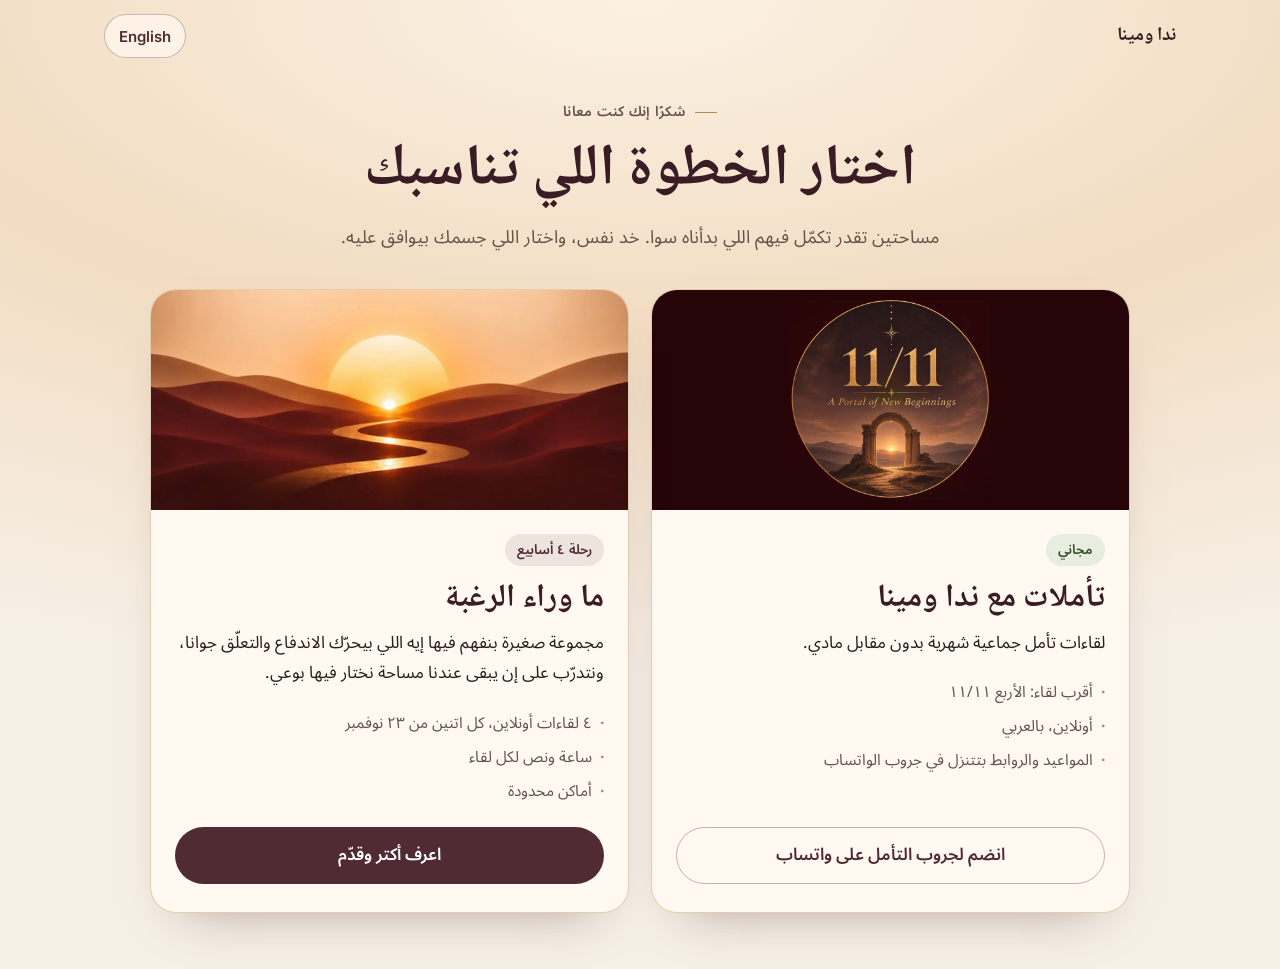
<file: index.html>
<!doctype html>
<html lang="ar-EG" dir="rtl" class="no-js offer-active" data-title-ar="ندا ومينا | اختار طريقك" data-title-en="Nada &amp; Mina | Choose your path">
<head>
<meta charset="utf-8">
<meta name="viewport" content="width=device-width, initial-scale=1, viewport-fit=cover">
<title>ندا ومينا | اختار طريقك</title>
<meta name="description" content="تأملات مع ندا ومينا، ورحلة ما وراء الرغبة على مدار ٤ أسابيع.">
<meta name="theme-color" content="#512B33">
<meta property="og:type" content="website">
<meta property="og:title" content="ما وراء الرغبة | Beyond the Urge">
<meta property="og:description" content="تأملات مع ندا ومينا، ورحلة ما وراء الرغبة على مدار ٤ أسابيع.">
<meta property="og:image" content="https://mina-nada.github.io/beyond-the-urge/assets/share.jpg">
<meta name="twitter:card" content="summary_large_image">
<link rel="icon" href="assets/favicon.svg" type="image/svg+xml">
<link rel="preconnect" href="https://fonts.googleapis.com">
<link rel="preconnect" href="https://fonts.gstatic.com" crossorigin>
<link href="https://fonts.googleapis.com/css2?family=Noto+Naskh+Arabic:wght@500;700&family=Noto+Sans+Arabic:wght@400;500;600&family=Cormorant+Garamond:ital,wght@0,500;0,600;1,500&family=Inter:wght@400;500;600&display=swap" rel="stylesheet">
<link rel="stylesheet" href="assets/style.css">
<script src="assets/site.js" defer></script>
</head>
<body>
<header class="site-header">
  <div class="wrap">
    <span class="brand"><span class="l-ar">ندا ومينا</span><span class="l-en">Nada &amp; Mina</span></span>
    <div class="header-actions">
      <button class="lang-toggle" type="button"><span class="l-ar">English</span><span class="l-en ar-label">عربي</span></button>
    </div>
  </div>
</header>

<main class="cover" id="main">
  <div class="wrap">
    <div class="cover-head">
      <span class="eyebrow"><span class="l-ar">شكرًا إنك كنت معانا</span><span class="l-en">Thank you for being with us</span></span>
      <h1><span class="l-ar">اختار الخطوة اللي تناسبك</span><span class="l-en">Choose the step that feels right</span></h1>
      <p><span class="l-ar">مساحتين تقدر تكمّل فيهم اللي بدأناه سوا. خد نفس، واختار اللي جسمك بيوافق عليه.</span><span class="l-en">Two ways to continue what we began together. Take a breath, and choose the one your body agrees with.</span></p>
    </div>

    <div class="paths">
      <!-- FREE: meditation group -->
      <article class="path-card" aria-labelledby="p-med">
        <div class="art med" aria-hidden="true">
          <picture><source srcset="assets/meditation.webp" type="image/webp"><img src="assets/meditation.jpg" alt="" width="640" height="640" loading="lazy"></picture>
        </div>
        <div class="body">
          <span class="badge free"><span class="l-ar">مجاني</span><span class="l-en">Free</span></span>
          <h2 id="p-med"><span class="l-ar">تأملات مع ندا ومينا</span><span class="l-en">Meditations with Nada &amp; Mina</span></h2>
          <p class="l-ar">لقاءات تأمل جماعية شهرية بدون مقابل مادي.</p>
          <p class="l-en">Monthly group meditation gatherings, free of charge.</p>
          <ul class="meta l-ar">
            <li>أقرب لقاء: الأربع ١١/١١</li>
            <li>أونلاين، بالعربي</li>
            <li>المواعيد والروابط بتتنزل في جروب الواتساب</li>
          </ul>
          <ul class="meta l-en">
            <li>Next gathering: Wednesday 11/11</li>
            <li>Online, in Arabic</li>
            <li>Times and links are shared in the WhatsApp group</li>
          </ul>
          <a class="btn btn-ghost" href="https://chat.whatsapp.com/LsDNPxozBWl3V05pQF1aV1" target="_blank" rel="noopener"><span class="l-ar">انضم لجروب التأمل على واتساب</span><span class="l-en">Join the WhatsApp meditation group</span></a>
        </div>
      </article>

      <!-- PAID: Beyond the Urge -->
      <article class="path-card" aria-labelledby="p-btu">
        <div class="art" aria-hidden="true">
          <picture>
            <source srcset="assets/desert.webp" type="image/webp">
            <img src="assets/desert.jpg" alt="" width="1800" height="762">
          </picture>
        </div>
        <div class="body">
          <span class="badge paid"><span class="l-ar">رحلة ٤ أسابيع</span><span class="l-en">Four-week journey</span></span>
          <h2 id="p-btu"><span class="l-ar">ما وراء الرغبة</span><span class="l-en">Beyond the Urge</span></h2>
          <p class="l-ar">مجموعة صغيرة بنفهم فيها إيه اللي بيحرّك الاندفاع والتعلّق جوانا، ونتدرّب على إن يبقى عندنا مساحة نختار فيها بوعي.</p>
          <p class="l-en">A small group where we explore what drives urges and attachment within us, and practise making space for conscious choice.</p>
          <ul class="meta l-ar">
            <li>٤ لقاءات أونلاين، كل اتنين من ٢٣ نوفمبر</li>
            <li>ساعة ونص لكل لقاء</li>
            <li>أماكن محدودة</li>
          </ul>
          <ul class="meta l-en">
            <li>Four live online sessions, Mondays from 23 November</li>
            <li>90 minutes each</li>
            <li>Limited places</li>
          </ul>
          <div class="live-box live-only">
            <span class="l-ar"><strong>خصم ٢٠٪ لحضور اللايف</strong> لو قدّمت لحد آخر يوم بكرة، الحد ٨ نوفمبر.</span>
            <span class="l-en"><strong>20% off for the live audience</strong> if you apply by the end of tomorrow, Sunday 8 November.</span>
          </div>
          <a class="btn btn-primary" href="beyond-the-urge/" data-keep-lang><span class="l-ar">اعرف أكتر وقدّم</span><span class="l-en">Learn more &amp; apply</span></a>
        </div>
      </article>
    </div>
  </div>
</main>
</body>
</html>
</file>
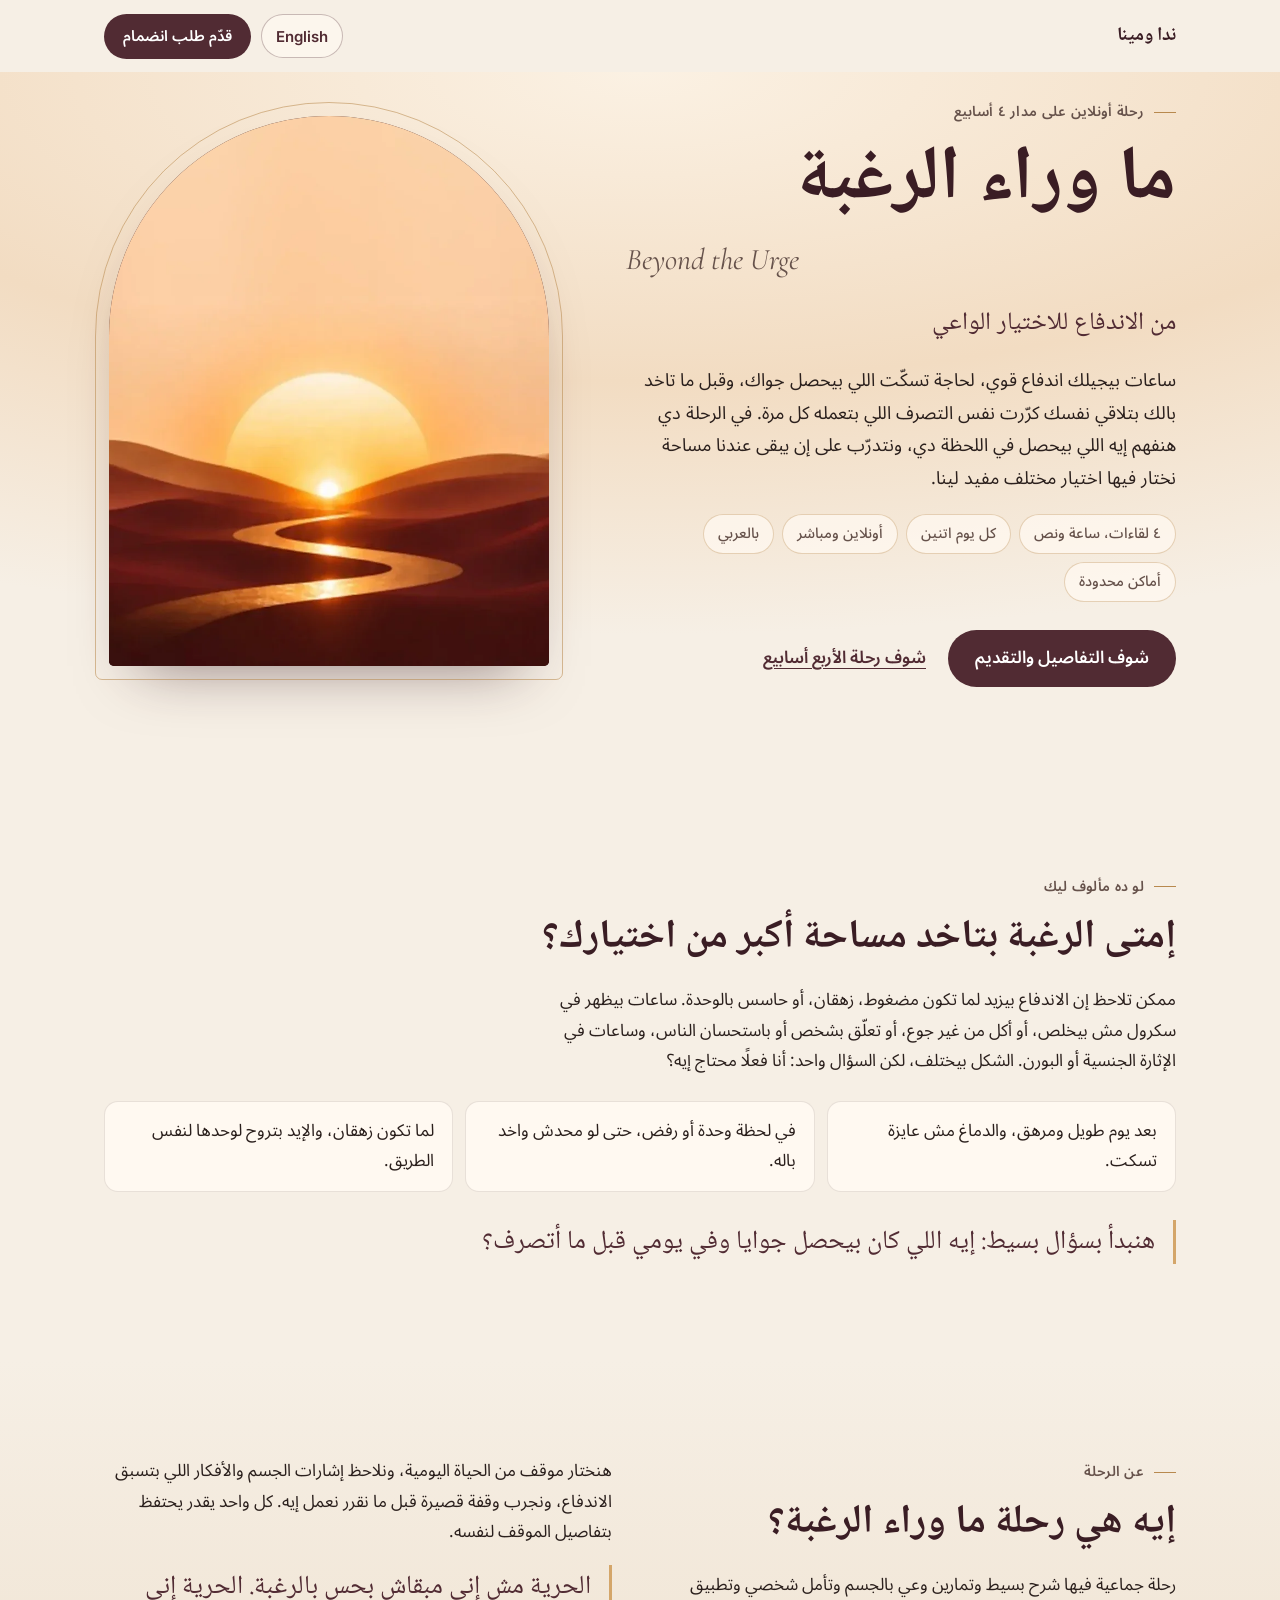
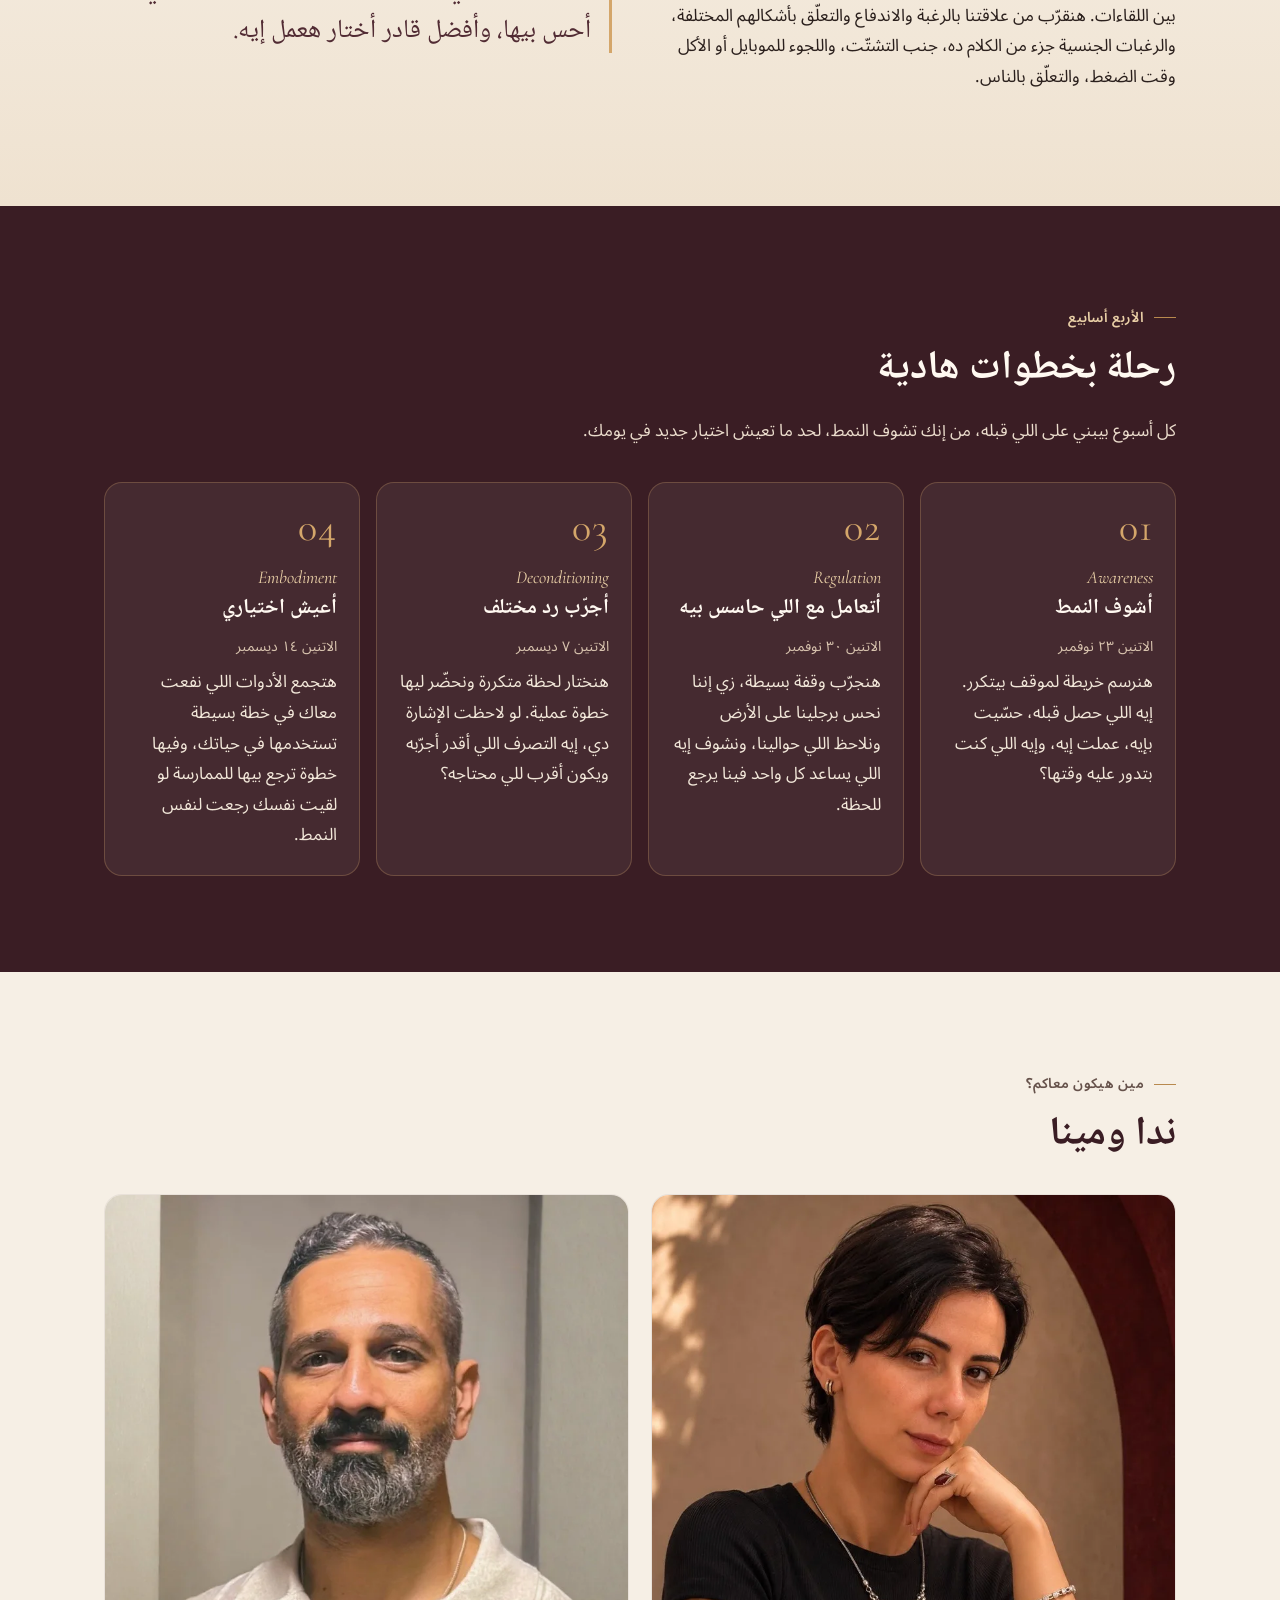
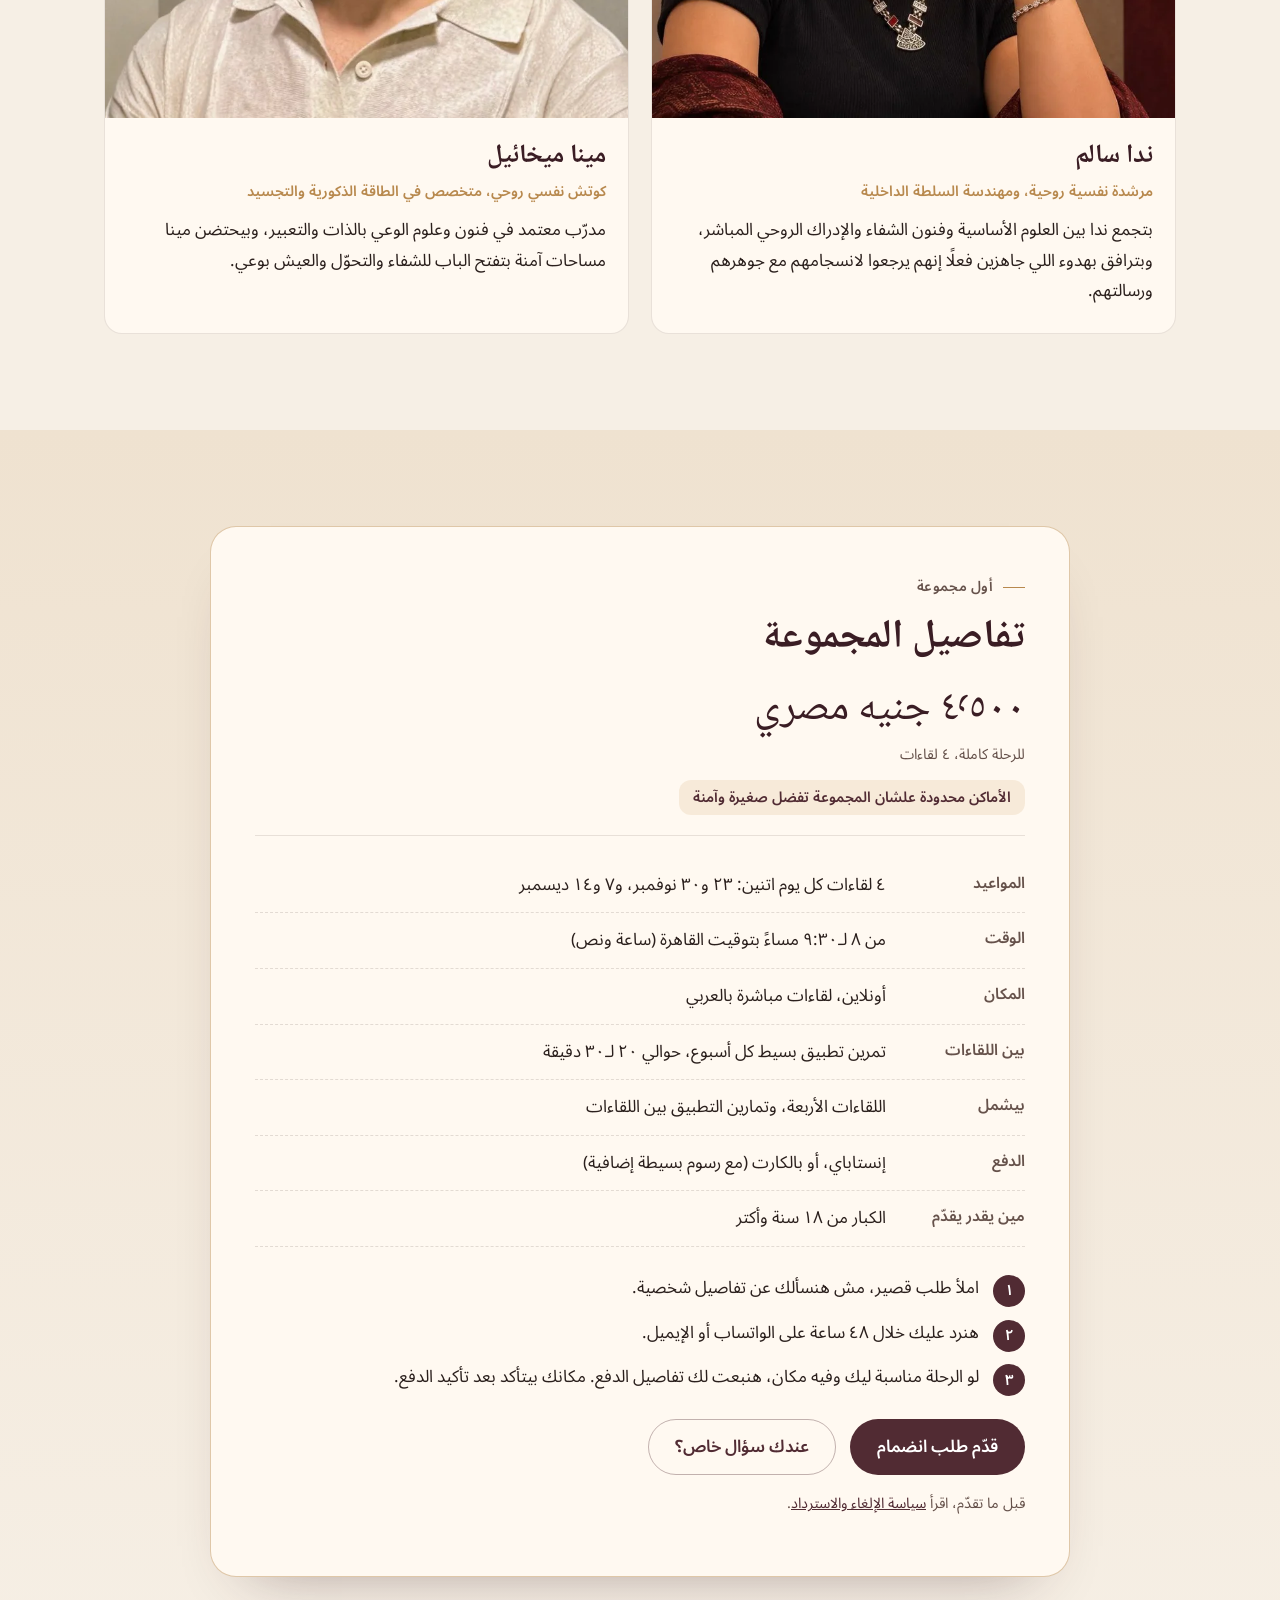
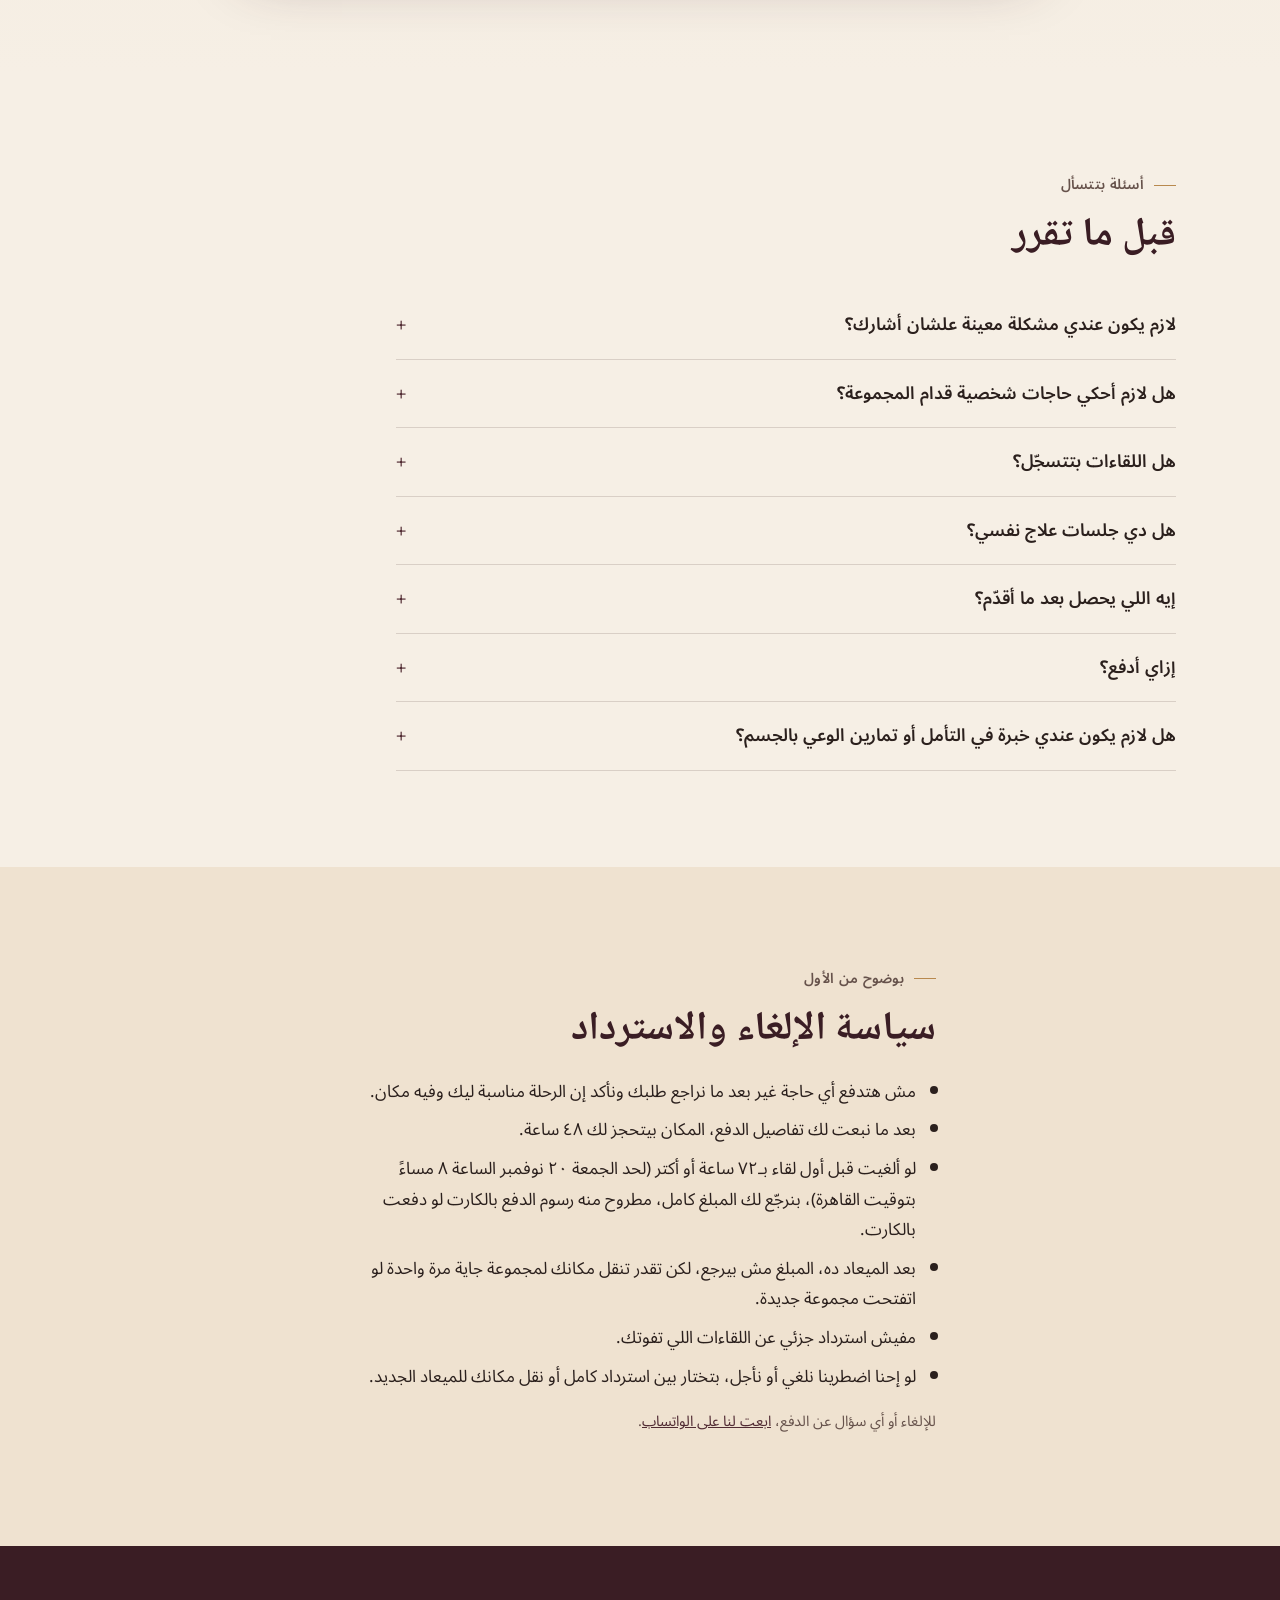
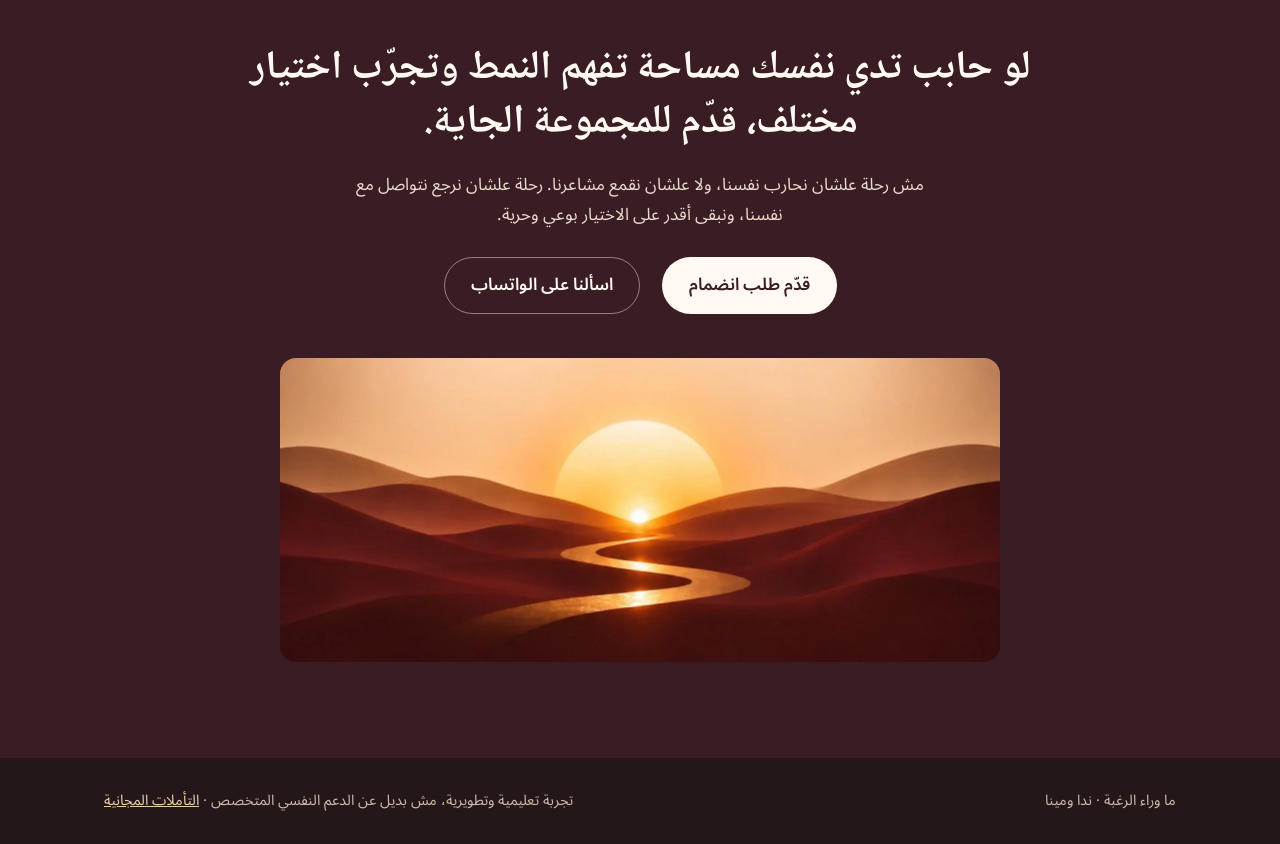
<file: beyond-the-urge/index.html>
<!doctype html>
<html lang="ar-EG" dir="rtl" class="no-js offer-active" data-title-ar="ما وراء الرغبة | Beyond the Urge" data-title-en="Beyond the Urge | ما وراء الرغبة">
<head>
<meta charset="utf-8">
<meta name="viewport" content="width=device-width, initial-scale=1, viewport-fit=cover">
<title>ما وراء الرغبة | Beyond the Urge</title>
<meta name="description" content="رحلة أونلاين على مدار ٤ أسابيع لفهم الاندفاع وممارسة الاختيار الواعي.">
<meta name="theme-color" content="#512B33">
<meta property="og:type" content="website">
<meta property="og:title" content="ما وراء الرغبة | Beyond the Urge">
<meta property="og:description" content="رحلة أونلاين على مدار ٤ أسابيع لفهم الاندفاع وممارسة الاختيار الواعي.">
<meta property="og:image" content="https://mina-nada.github.io/beyond-the-urge/assets/share.jpg">
<meta name="twitter:card" content="summary_large_image">
<link rel="icon" href="../assets/favicon.svg" type="image/svg+xml">
<link rel="preconnect" href="https://fonts.googleapis.com">
<link rel="preconnect" href="https://fonts.gstatic.com" crossorigin>
<link href="https://fonts.googleapis.com/css2?family=Noto+Naskh+Arabic:wght@500;700&family=Noto+Sans+Arabic:wght@400;500;600&family=Cormorant+Garamond:ital,wght@0,500;0,600;1,500&family=Inter:wght@400;500;600&display=swap" rel="stylesheet">
<link rel="stylesheet" href="../assets/style.css">
<script src="../assets/site.js" defer></script>
</head>
<body>
<a class="skip" href="#main"><span class="l-ar">انتقل للمحتوى</span><span class="l-en">Skip to content</span></a>

<div class="live-ribbon live-only" role="note">
  <span class="l-ar">عرض لحضور اللايف: <strong>خصم ٢٠٪</strong> لكل اللي يقدّموا لحد آخر يوم بكرة، الحد ٨ نوفمبر. <a href="#join">التفاصيل</a></span>
  <span class="l-en">Live-audience offer: <strong>20% off</strong> for everyone who applies by the end of tomorrow, Sunday 8 November. <a href="#join">Details</a></span>
</div>

<header class="site-header" style="position:relative">
  <div class="wrap">
    <a class="brand" href="../" data-keep-lang><span class="l-ar">ندا ومينا</span><span class="l-en">Nada &amp; Mina</span></a>
    <div class="header-actions">
      <button class="lang-toggle" type="button"><span class="l-ar">English</span><span class="l-en ar-label">عربي</span></button>
      <a class="btn btn-primary header-cta" href="#join"><span class="l-ar">قدّم طلب انضمام</span><span class="l-en">Apply</span></a>
    </div>
  </div>
</header>

<main id="main">

<!-- HERO -->
<section class="hero" id="top" aria-labelledby="h1" style="padding-top:24px">
  <div class="wrap hero-grid">
    <div>
      <div class="l-ar">
        <span class="eyebrow">رحلة أونلاين على مدار ٤ أسابيع</span>
        <h1 id="h1">ما وراء الرغبة</h1>
        <span class="en-name" lang="en" dir="ltr">Beyond the Urge</span>
        <p class="tagline">من الاندفاع للاختيار الواعي</p>
        <p class="lead">ساعات بيجيلك اندفاع قوي، لحاجة تسكّت اللي بيحصل جواك، وقبل ما تاخد بالك بتلاقي نفسك كرّرت نفس التصرف اللي بتعمله كل مرة. في الرحلة دي هنفهم إيه اللي بيحصل في اللحظة دي، ونتدرّب على إن يبقى عندنا مساحة نختار فيها اختيار مختلف مفيد لينا.</p>
        <ul class="facts" aria-label="ملخص الرحلة">
          <li>٤ لقاءات، ساعة ونص</li>
          <li>كل يوم اتنين</li>
          <li>أونلاين ومباشر</li>
          <li>بالعربي</li>
          <li>أماكن محدودة</li>
        </ul>
      </div>
      <div class="l-en">
        <span class="eyebrow">A four-week online journey</span>
        <h1>Beyond the Urge</h1>
        <span class="en-name" lang="ar" dir="rtl" style="font-family:'Noto Naskh Arabic',serif;font-style:normal">ما وراء الرغبة</span>
        <p class="tagline">From compulsion to conscious choice</p>
        <p class="lead">Sometimes a strong urge rises, reaching for anything that will quiet what’s happening inside, and before you notice, you’ve repeated the same thing you do every time. In this journey we explore what happens in that moment, and practise creating a space where we can make a different choice, one that truly serves us.</p>
        <ul class="facts" aria-label="Journey summary">
          <li>4 sessions · 90 minutes</li>
          <li>Every Monday</li>
          <li>Live online</li>
          <li>In Arabic</li>
          <li>Limited places</li>
        </ul>
      </div>
      <div class="cta-row" id="hero-cta">
        <a class="btn btn-primary" href="#join"><span class="l-ar">شوف التفاصيل والتقديم</span><span class="l-en">See details &amp; apply</span></a>
        <a class="link" href="#journey"><span class="l-ar">شوف رحلة الأربع أسابيع</span><span class="l-en">Explore the four weeks</span></a>
      </div>
    </div>
    <div class="arch" aria-hidden="true">
      <div class="arch-frame">
        <picture>
          <source srcset="../assets/desert-tall.webp" type="image/webp">
          <img src="../assets/desert-tall.jpg" alt="" width="1584" height="1001" fetchpriority="high">
        </picture>
      </div>
    </div>
  </div>
</section>

<!-- RECOGNITION -->
<section class="recognition" id="about" aria-labelledby="h-rec">
  <div class="wrap">
    <div class="read l-ar">
      <span class="eyebrow">لو ده مألوف ليك</span>
      <h2 id="h-rec">إمتى الرغبة بتاخد مساحة أكبر من اختيارك؟</h2>
      <p>ممكن تلاحظ إن الاندفاع بيزيد لما تكون مضغوط، زهقان، أو حاسس بالوحدة. ساعات بيظهر في سكرول مش بيخلص، أو أكل من غير جوع، أو تعلّق بشخص أو باستحسان الناس، وساعات في الإثارة الجنسية أو البورن. الشكل بيختلف، لكن السؤال واحد: أنا فعلًا محتاج إيه؟</p>
    </div>
    <div class="read l-en">
      <span class="eyebrow">If this feels familiar</span>
      <h2>When does the urge take up more space than your choice?</h2>
      <p>You might notice the pull grows stronger when you’re stressed, bored or lonely. Sometimes it shows up as endless scrolling, eating without hunger, clinging to a person or to other people’s approval, and sometimes as sexual stimulation or porn. The form changes, but the question stays the same: what do I truly need?</p>
    </div>
    <ul class="signals l-ar">
      <li>بعد يوم طويل ومرهق، والدماغ مش عايزة تسكت.</li>
      <li>في لحظة وحدة أو رفض، حتى لو محدش واخد باله.</li>
      <li>لما تكون زهقان، والإيد بتروح لوحدها لنفس الطريق.</li>
    </ul>
    <ul class="signals l-en">
      <li>After a long, draining day, when your mind won’t settle.</li>
      <li>In a quiet moment of loneliness or rejection, even if no one else notices.</li>
      <li>When boredom creeps in and your hand reaches for the same path on its own.</li>
    </ul>
    <p class="quote l-ar">هنبدأ بسؤال بسيط: إيه اللي كان بيحصل جوايا وفي يومي قبل ما أتصرف؟</p>
    <p class="quote l-en">We begin with one simple question: what was happening inside me, and in my day, just before I acted?</p>
  </div>
</section>

<!-- PROGRAM INTRO -->
<section class="intro" aria-labelledby="h-intro">
  <div class="wrap two-col l-ar">
    <div>
      <span class="eyebrow">عن الرحلة</span>
      <h2 id="h-intro">إيه هي رحلة ما وراء الرغبة؟</h2>
      <p>رحلة جماعية فيها شرح بسيط وتمارين وعي بالجسم وتأمل شخصي وتطبيق بين اللقاءات. هنقرّب من علاقتنا بالرغبة والاندفاع والتعلّق بأشكالهم المختلفة، والرغبات الجنسية جزء من الكلام ده، جنب التشتّت، واللجوء للموبايل أو الأكل وقت الضغط، والتعلّق بالناس.</p>
    </div>
    <div>
      <p>هنختار موقف من الحياة اليومية، ونلاحظ إشارات الجسم والأفكار اللي بتسبق الاندفاع، ونجرب وقفة قصيرة قبل ما نقرر نعمل إيه. كل واحد يقدر يحتفظ بتفاصيل الموقف لنفسه.</p>
      <p class="quote" style="margin-top:8px">الحرية مش إني مبقاش بحس بالرغبة. الحرية إني أحس بيها، وأفضل قادر أختار هعمل إيه.</p>
    </div>
  </div>
  <div class="wrap two-col l-en">
    <div>
      <span class="eyebrow">About the journey</span>
      <h2>What is Beyond the Urge?</h2>
      <p>A small group journey woven from simple teaching, body-awareness practices, personal reflection and gentle practice between sessions. We’ll come closer to our relationship with desire, impulse and attachment in their many forms. Sexual desire is part of that conversation, alongside distraction, reaching for the phone or food under pressure, and attachment to people.</p>
    </div>
    <div>
      <p>We’ll take an everyday moment, notice the body signals and thoughts that come before the urge, and try a short pause before deciding what to do. Everyone keeps the details of their own story to themselves.</p>
      <p class="quote" style="margin-top:8px">Freedom isn’t no longer feeling the urge. Freedom is feeling it, and still being able to choose.</p>
    </div>
  </div>
</section>

<!-- JOURNEY -->
<section class="journey" id="journey" aria-labelledby="h-journey">
  <div class="wrap">
    <div class="l-ar">
      <span class="eyebrow">الأربع أسابيع</span>
      <h2 id="h-journey">رحلة بخطوات هادية</h2>
      <p class="lead">كل أسبوع بيبني على اللي قبله، من إنك تشوف النمط، لحد ما تعيش اختيار جديد في يومك.</p>
    </div>
    <div class="l-en">
      <span class="eyebrow">The four weeks</span>
      <h2>A journey in gentle steps</h2>
      <p class="lead">Each week builds on the one before, from seeing the pattern to living a new choice in your everyday life.</p>
    </div>
    <ol class="weeks">
      <li class="week">
        <span class="num en" aria-hidden="true">01</span>
        <span class="tag" lang="en" dir="ltr">Awareness</span>
        <h3><span class="l-ar">أشوف النمط</span><span class="l-en">Seeing the pattern</span></h3>
        <span class="date"><span class="l-ar">الاتنين ٢٣ نوفمبر</span><span class="l-en">Monday 23 November</span></span>
        <p class="l-ar">هنرسم خريطة لموقف بيتكرر. إيه اللي حصل قبله، حسّيت بإيه، عملت إيه، وإيه اللي كنت بتدور عليه وقتها؟</p>
        <p class="l-en">We map a moment that keeps repeating. What happened before it, what did you feel, what did you do, and what were you really reaching for?</p>
      </li>
      <li class="week">
        <span class="num en" aria-hidden="true">02</span>
        <span class="tag" lang="en" dir="ltr">Regulation</span>
        <h3><span class="l-ar">أتعامل مع اللي حاسس بيه</span><span class="l-en">Staying with what I feel</span></h3>
        <span class="date"><span class="l-ar">الاتنين ٣٠ نوفمبر</span><span class="l-en">Monday 30 November</span></span>
        <p class="l-ar">هنجرّب وقفة بسيطة، زي إننا نحس برجلينا على الأرض ونلاحظ اللي حوالينا، ونشوف إيه اللي يساعد كل واحد فينا يرجع للحظة.</p>
        <p class="l-en">We practise a simple pause, feeling our feet on the ground and noticing what’s around us, and discover what helps each of us return to the present.</p>
      </li>
      <li class="week">
        <span class="num en" aria-hidden="true">03</span>
        <span class="tag" lang="en" dir="ltr">Deconditioning</span>
        <h3><span class="l-ar">أجرّب رد مختلف</span><span class="l-en">Trying a different response</span></h3>
        <span class="date"><span class="l-ar">الاتنين ٧ ديسمبر</span><span class="l-en">Monday 7 December</span></span>
        <p class="l-ar">هنختار لحظة متكررة ونحضّر ليها خطوة عملية. لو لاحظت الإشارة دي، إيه التصرف اللي أقدر أجرّبه ويكون أقرب للي محتاجه؟</p>
        <p class="l-en">We choose a recurring moment and prepare one practical step. When I notice this signal, what could I try that’s closer to what I actually need?</p>
      </li>
      <li class="week">
        <span class="num en" aria-hidden="true">04</span>
        <span class="tag" lang="en" dir="ltr">Embodiment</span>
        <h3><span class="l-ar">أعيش اختياري</span><span class="l-en">Living my choice</span></h3>
        <span class="date"><span class="l-ar">الاتنين ١٤ ديسمبر</span><span class="l-en">Monday 14 December</span></span>
        <p class="l-ar">هتجمع الأدوات اللي نفعت معاك في خطة بسيطة تستخدمها في حياتك، وفيها خطوة ترجع بيها للممارسة لو لقيت نفسك رجعت لنفس النمط.</p>
        <p class="l-en">You’ll gather the tools that worked for you into a simple plan for daily life, including a way back to practice if you find yourself in the old pattern again.</p>
      </li>
    </ol>
  </div>
</section>

<!-- GUIDES -->
<section class="guides" id="guides" aria-labelledby="h-guides">
  <div class="wrap">
    <span class="eyebrow"><span class="l-ar">مين هيكون معاكم؟</span><span class="l-en">Your guides</span></span>
    <h2 id="h-guides"><span class="l-ar">ندا ومينا</span><span class="l-en">Nada &amp; Mina</span></h2>
    <div class="guides-grid">
      <figure class="guide">
        <picture>
          <source srcset="../assets/nada.webp" type="image/webp">
          <img src="../assets/nada.jpg" alt="" width="800" height="800" loading="lazy">
        </picture>
        <figcaption>
          <p class="name"><span class="l-ar">ندا سالم</span><span class="l-en">Nada Salem</span></p>
          <span class="role"><span class="l-ar">مرشدة نفسية روحية، ومهندسة السلطة الداخلية</span><span class="l-en">Psycho-Spiritual Guide &amp; Inner Authority Architect</span></span>
          <p class="l-ar">بتجمع ندا بين العلوم الأساسية وفنون الشفاء والإدراك الروحي المباشر، وبترافق بهدوء اللي جاهزين فعلًا إنهم يرجعوا لانسجامهم مع جوهرهم ورسالتهم.</p>
          <p class="l-en">Integrating basic sciences, healing arts, and direct spiritual perception, Nada gently guides those who are truly ready into alignment with their essence and purpose.</p>
        </figcaption>
      </figure>
      <figure class="guide">
        <picture>
          <source srcset="../assets/mina.webp" type="image/webp">
          <img src="../assets/mina.jpg" alt="" width="800" height="800" loading="lazy">
        </picture>
        <figcaption>
          <p class="name"><span class="l-ar">مينا ميخائيل</span><span class="l-en">Mina Mikhail</span></p>
          <span class="role"><span class="l-ar">كوتش نفسي روحي، متخصص في الطاقة الذكورية والتجسيد</span><span class="l-en">Psycho-Spiritual Coach · Masculine &amp; Embodiment Work</span></span>
          <p class="l-ar">مدرّب معتمد في فنون وعلوم الوعي بالذات والتعبير، وبيحتضن مينا مساحات آمنة بتفتح الباب للشفاء والتحوّل والعيش بوعي.</p>
          <p class="l-en">A certified trainer in the arts and sciences of self-awareness and expression, Mina holds safe, transformative spaces for healing and conscious living.</p>
        </figcaption>
      </figure>
    </div>
  </div>
</section>

<!-- OFFER -->
<section class="offer" id="join" aria-labelledby="h-join">
  <div class="wrap">
    <div class="offer-card">
      <span class="eyebrow"><span class="l-ar">أول مجموعة</span><span class="l-en">First group</span></span>
      <h2 id="h-join"><span class="l-ar">تفاصيل المجموعة</span><span class="l-en">Group details</span></h2>
      <div class="offer-head">
        <!-- During the live offer -->
        <div class="live-only">
          <div class="price-row">
            <p class="price"><span class="l-ar"><bdi>٣٬٦٠٠</bdi> جنيه</span><span class="l-en"><bdi>EGP 3,600</bdi></span></p>
            <span class="was"><span class="l-ar"><bdi>٤٬٥٠٠</bdi> جنيه</span><span class="l-en"><bdi>EGP 4,500</bdi></span></span>
          </div>
          <div class="live-box">
            <span class="l-ar"><strong>عرض حضور اللايف، خصم ٢٠٪.</strong> العرض لكل اللي يقدّموا لحد آخر يوم بكرة، الحد ٨ نوفمبر، بتوقيت القاهرة. لو اتقبلت، السعر ده بيفضل محجوز لك طول مدة الدفع.</span>
            <span class="l-en"><strong>Live-audience offer, 20% off.</strong> For everyone who applies by the end of tomorrow, Sunday 8 November, Cairo time. If you’re accepted, this price stays reserved for you through your payment window.</span>
          </div>
        </div>
        <!-- After the offer ends -->
        <div class="after-only">
          <p class="price"><span class="l-ar"><bdi>٤٬٥٠٠</bdi> جنيه مصري</span><span class="l-en"><bdi>EGP 4,500</bdi></span></p>
        </div>
        <p class="price-note"><span class="l-ar">للرحلة كاملة، ٤ لقاءات</span><span class="l-en">For the full journey, four sessions</span></p>
        <span class="seats"><span class="l-ar">الأماكن محدودة علشان المجموعة تفضل صغيرة وآمنة</span><span class="l-en">Places are limited to keep the group small and safe</span></span>
      </div>

      <dl class="terms l-ar">
        <div><dt>المواعيد</dt><dd>٤ لقاءات كل يوم اتنين: ٢٣ و٣٠ نوفمبر، و٧ و١٤ ديسمبر</dd></div>
        <div><dt>الوقت</dt><dd>من ٨ لـ٩:٣٠ مساءً بتوقيت القاهرة (ساعة ونص)</dd></div>
        <div><dt>المكان</dt><dd>أونلاين، لقاءات مباشرة بالعربي</dd></div>
        <div><dt>بين اللقاءات</dt><dd>تمرين تطبيق بسيط كل أسبوع، حوالي ٢٠ لـ٣٠ دقيقة</dd></div>
        <div><dt>بيشمل</dt><dd>اللقاءات الأربعة، وتمارين التطبيق بين اللقاءات</dd></div>
        <div><dt>الدفع</dt><dd>إنستاباي، أو بالكارت (مع رسوم بسيطة إضافية)</dd></div>
        <div><dt>مين يقدر يقدّم</dt><dd>الكبار من ١٨ سنة وأكتر</dd></div>
      </dl>
      <dl class="terms l-en">
        <div><dt>Dates</dt><dd>Four Mondays: 23 and 30 November, 7 and 14 December</dd></div>
        <div><dt>Time</dt><dd>8:00 to 9:30 PM Cairo time (90 minutes)</dd></div>
        <div><dt>Where</dt><dd>Live online, in Arabic</dd></div>
        <div><dt>Between sessions</dt><dd>One short practice each week, about 20 to 30 minutes</dd></div>
        <div><dt>Includes</dt><dd>All four sessions and weekly practices between them</dd></div>
        <div><dt>Payment</dt><dd>InstaPay, or card (with a small extra fee)</dd></div>
        <div><dt>Who can apply</dt><dd>Adults aged 18 and over</dd></div>
      </dl>

      <ol class="steps l-ar" aria-label="خطوات الانضمام">
        <li>املأ طلب قصير، مش هنسألك عن تفاصيل شخصية.</li>
        <li>هنرد عليك خلال ٤٨ ساعة على الواتساب أو الإيميل.</li>
        <li>لو الرحلة مناسبة ليك وفيه مكان، هنبعت لك تفاصيل الدفع. مكانك بيتأكد بعد تأكيد الدفع.</li>
      </ol>
      <ol class="steps l-en" aria-label="How to join">
        <li>Fill in a short application. We won’t ask for personal details.</li>
        <li>We’ll reply within 48 hours on WhatsApp or email.</li>
        <li>If the journey is a good fit and a place is available, we’ll send payment details. Your place is confirmed once payment is received.</li>
      </ol>
      <div class="offer-actions" id="offer-cta">
        <a class="btn btn-primary" href="apply/" data-keep-lang><span class="l-ar">قدّم طلب انضمام</span><span class="l-en">Apply now</span></a>
        <a class="btn btn-ghost" href="https://wa.me/201102172898?text=%D8%A3%D9%87%D9%84%D8%A7%D9%8B%D8%8C%20%D8%B9%D9%86%D8%AF%D9%8A%20%D8%B3%D8%A4%D8%A7%D9%84%20%D8%B9%D9%86%20%D8%B1%D8%AD%D9%84%D8%A9%20%D9%85%D8%A7%20%D9%88%D8%B1%D8%A7%D8%A1%20%D8%A7%D9%84%D8%B1%D8%BA%D8%A8%D8%A9" target="_blank" rel="noopener"><span class="l-ar">عندك سؤال خاص؟</span><span class="l-en">A private question?</span></a>
      </div>
      <p class="small" style="margin-top:16px"><span class="l-ar">قبل ما تقدّم، اقرأ <a href="#policy">سياسة الإلغاء والاسترداد</a>.</span><span class="l-en">Before applying, please read the <a href="#policy">cancellation and refund policy</a>.</span></p>
    </div>
  </div>
</section>

<!-- FAQ -->
<section class="faq" id="faq" aria-labelledby="h-faq">
  <div class="wrap">
    <span class="eyebrow"><span class="l-ar">أسئلة بتتسأل</span><span class="l-en">Questions</span></span>
    <h2 id="h-faq"><span class="l-ar">قبل ما تقرر</span><span class="l-en">Before you decide</span></h2>
    <div class="faq-list l-ar">
      <details><summary>لازم يكون عندي مشكلة معينة علشان أشارك؟</summary>
        <div class="ans"><p>لأ. الرحلة للكبار اللي حابين يفهموا علاقتهم بالرغبة والاندفاع والتعلّق، أيًّا كان الشكل اللي بيظهر بيه. الرغبات الجنسية من ضمن اللي هنتكلم عنه بوضوح، لكنها مش الموضوع الوحيد.</p></div></details>
      <details><summary>هل لازم أحكي حاجات شخصية قدام المجموعة؟</summary>
        <div class="ans"><p>تقدر تحتفظ بتمارينك لنفسك، وتختار تشارك قد إيه. بنطلب من كل المشاركين يحترموا خصوصية بعض، ويمتنعوا عن التسجيل أو مشاركة كلام حد برّه اللقاء. وفي أي مجموعة، احترام الخصوصية بيعتمد على التزام كل المشاركين.</p></div></details>
      <details><summary>هل اللقاءات بتتسجّل؟</summary>
        <div class="ans"><p>لأ. اللقاءات مش بتتسجّل، علشان المساحة تفضل آمنة ومريحة للكل. الكاميرا اختيارية، وتقدر تستخدم الاسم اللي يريحك على الشاشة.</p></div></details>
      <details><summary>هل دي جلسات علاج نفسي؟</summary>
        <div class="ans"><p>دي تجربة تعليمية وتطويرية جماعية. لو السلوك مأثر بشكل كبير على حياتك أو بتحتاج دعم نفسي متخصص، أخصائي مؤهل يقدر يساعدك تحدد الدعم المناسب ليك.</p></div></details>
      <details><summary>إيه اللي يحصل بعد ما أقدّم؟</summary>
        <div class="ans"><p>هنراجع طلبك ونرد عليك خلال ٤٨ ساعة. لو فيه مكان والرحلة مناسبة، هتوصلك تفاصيل الدفع. وممكن نقترح مكالمة قصيرة لو محتاجين نتأكد إن الرحلة مناسبة ليك.</p></div></details>
      <details><summary>إزاي أدفع؟</summary>
        <div class="ans"><p>بعد القبول، تقدر تدفع بإنستاباي أو بالكارت أونلاين. الدفع بالكارت عليه رسوم بسيطة إضافية بسبب رسوم بوابة الدفع.</p></div></details>
      <details><summary>هل لازم يكون عندي خبرة في التأمل أو تمارين الوعي بالجسم؟</summary>
        <div class="ans"><p>تقدر تبدأ من غير خبرة سابقة. هنشرح كل تمرين، وتقدر تشارك بالطريقة المناسبة ليك أو تعدّيه.</p></div></details>
    </div>
    <div class="faq-list l-en">
      <details><summary>Do I need to have a specific problem to join?</summary>
        <div class="ans"><p>No. The journey is for adults who want to understand their relationship with desire, impulse and attachment, in whatever form it shows up. Sexual desire is part of what we talk about openly, but it isn’t the only theme.</p></div></details>
      <details><summary>Will I have to share personal things with the group?</summary>
        <div class="ans"><p>You can keep your reflections to yourself and choose how much you share. We ask everyone to respect each other’s privacy and not to record or repeat what others say outside the session. In any group, privacy depends on every participant honouring that agreement.</p></div></details>
      <details><summary>Are the sessions recorded?</summary>
        <div class="ans"><p>No. Sessions are not recorded, so the space stays safe and comfortable for everyone. Cameras are optional, and you can use whatever display name feels comfortable.</p></div></details>
      <details><summary>Is this therapy?</summary>
        <div class="ans"><p>This is an educational, growth-oriented group experience. If a behaviour is significantly affecting your life or you need specialised psychological support, a qualified professional can help you find the right care.</p></div></details>
      <details><summary>What happens after I apply?</summary>
        <div class="ans"><p>We review your application and reply within 48 hours. If there’s a place and the journey is a good fit, you’ll receive payment details. We may suggest a short call if we need to make sure it’s right for you.</p></div></details>
      <details><summary>How do I pay?</summary>
        <div class="ans"><p>Once accepted, you can pay by InstaPay or by card online. Card payments carry a small extra fee to cover the payment provider’s charges.</p></div></details>
      <details><summary>Do I need experience with meditation or body-awareness practices?</summary>
        <div class="ans"><p>No experience is needed. We explain every practice, and you can take part in whatever way suits you, or simply sit one out.</p></div></details>
    </div>
  </div>
</section>

<!-- POLICY -->
<section class="policy" id="policy" aria-labelledby="h-policy">
  <div class="wrap read l-ar">
    <span class="eyebrow">بوضوح من الأول</span>
    <h2 id="h-policy">سياسة الإلغاء والاسترداد</h2>
    <ul>
      <li>مش هتدفع أي حاجة غير بعد ما نراجع طلبك ونأكد إن الرحلة مناسبة ليك وفيه مكان.</li>
      <li>بعد ما نبعت لك تفاصيل الدفع، المكان بيتحجز لك ٤٨ ساعة.</li>
      <li>لو ألغيت قبل أول لقاء بـ٧٢ ساعة أو أكتر (لحد الجمعة ٢٠ نوفمبر الساعة ٨ مساءً بتوقيت القاهرة)، بنرجّع لك المبلغ كامل، مطروح منه رسوم الدفع بالكارت لو دفعت بالكارت.</li>
      <li>بعد الميعاد ده، المبلغ مش بيرجع، لكن تقدر تنقل مكانك لمجموعة جاية مرة واحدة لو اتفتحت مجموعة جديدة.</li>
      <li>مفيش استرداد جزئي عن اللقاءات اللي تفوتك.</li>
      <li>لو إحنا اضطرينا نلغي أو نأجل، بتختار بين استرداد كامل أو نقل مكانك للميعاد الجديد.</li>
    </ul>
    <p class="small">للإلغاء أو أي سؤال عن الدفع، <a href="https://wa.me/201102172898?text=%D8%A3%D9%87%D9%84%D8%A7%D9%8B%D8%8C%20%D8%B9%D9%86%D8%AF%D9%8A%20%D8%B3%D8%A4%D8%A7%D9%84%20%D8%B9%D9%86%20%D8%B1%D8%AD%D9%84%D8%A9%20%D9%85%D8%A7%20%D9%88%D8%B1%D8%A7%D8%A1%20%D8%A7%D9%84%D8%B1%D8%BA%D8%A8%D8%A9" target="_blank" rel="noopener">ابعت لنا على الواتساب</a>.</p>
  </div>
  <div class="wrap read l-en">
    <span class="eyebrow">Clear from the start</span>
    <h2>Cancellation &amp; refund policy</h2>
    <ul>
      <li>You pay nothing until we’ve reviewed your application and confirmed the journey fits and a place is available.</li>
      <li>Once we send payment details, your place is held for 48 hours.</li>
      <li>Cancel at least 72 hours before the first session (by Friday 20 November, 8:00 PM Cairo time) for a full refund, minus card processing fees if you paid by card.</li>
      <li>After that, payments are non-refundable, but you can transfer your place once to a future group if one opens.</li>
      <li>There are no partial refunds for missed sessions.</li>
      <li>If we need to cancel or postpone, you choose between a full refund or moving your place to the new date.</li>
    </ul>
    <p class="small">To cancel or ask about payment, <a href="https://wa.me/201102172898?text=%D8%A3%D9%87%D9%84%D8%A7%D9%8B%D8%8C%20%D8%B9%D9%86%D8%AF%D9%8A%20%D8%B3%D8%A4%D8%A7%D9%84%20%D8%B9%D9%86%20%D8%B1%D8%AD%D9%84%D8%A9%20%D9%85%D8%A7%20%D9%88%D8%B1%D8%A7%D8%A1%20%D8%A7%D9%84%D8%B1%D8%BA%D8%A8%D8%A9" target="_blank" rel="noopener">message us on WhatsApp</a>.</p>
  </div>
</section>

<!-- FINAL CTA -->
<section class="final" id="apply" aria-labelledby="h-final">
  <div class="wrap">
    <h2 id="h-final"><span class="l-ar">لو حابب تدي نفسك مساحة تفهم النمط وتجرّب اختيار مختلف، قدّم للمجموعة الجاية.</span><span class="l-en">If you’d like to give yourself space to understand the pattern and try a different choice, apply for the coming group.</span></h2>
    <p class="l-ar">مش رحلة علشان نحارب نفسنا، ولا علشان نقمع مشاعرنا. رحلة علشان نرجع نتواصل مع نفسنا، ونبقى أقدر على الاختيار بوعي وحرية.</p>
    <p class="l-en">Not a journey of fighting yourself or suppressing what you feel, but of coming back into contact with yourself, and becoming freer to choose.</p>
    <p class="live-only" style="color:#F1D2A2"><span class="l-ar">خصم ٢٠٪ لحضور اللايف لحد آخر يوم بكرة، الحد ٨ نوفمبر.</span><span class="l-en">20% live-audience offer until the end of Sunday 8 November.</span></p>
    <div class="cta-row" id="final-cta">
      <a class="btn btn-primary" href="apply/" data-keep-lang><span class="l-ar">قدّم طلب انضمام</span><span class="l-en">Apply now</span></a>
      <a class="btn btn-ghost" href="https://wa.me/201102172898?text=%D8%A3%D9%87%D9%84%D8%A7%D9%8B%D8%8C%20%D8%B9%D9%86%D8%AF%D9%8A%20%D8%B3%D8%A4%D8%A7%D9%84%20%D8%B9%D9%86%20%D8%B1%D8%AD%D9%84%D8%A9%20%D9%85%D8%A7%20%D9%88%D8%B1%D8%A7%D8%A1%20%D8%A7%D9%84%D8%B1%D8%BA%D8%A8%D8%A9" target="_blank" rel="noopener"><span class="l-ar">اسألنا على الواتساب</span><span class="l-en">Ask us on WhatsApp</span></a>
    </div>
    <picture>
      <source srcset="../assets/desert.webp" type="image/webp">
      <img class="final-art" src="../assets/desert.jpg" alt="" width="1800" height="762" loading="lazy">
    </picture>
  </div>
</section>
</main>

<footer>
  <div class="wrap">
    <span><span class="l-ar">ما وراء الرغبة · ندا ومينا</span><span class="l-en">Beyond the Urge · Nada &amp; Mina</span></span>
    <span><span class="l-ar">تجربة تعليمية وتطويرية، مش بديل عن الدعم النفسي المتخصص · <a href="../" data-keep-lang>التأملات المجانية</a></span><span class="l-en">An educational experience, not a substitute for professional care · <a href="../" data-keep-lang>Free meditations</a></span></span>
  </div>
</footer>

<div class="sticky" id="sticky" aria-hidden="true">
  <a class="btn btn-primary" href="#join" tabindex="-1"><span class="l-ar">شوف التفاصيل والتقديم</span><span class="l-en">See details &amp; apply</span></a>
</div>
</body>
</html>
</file>
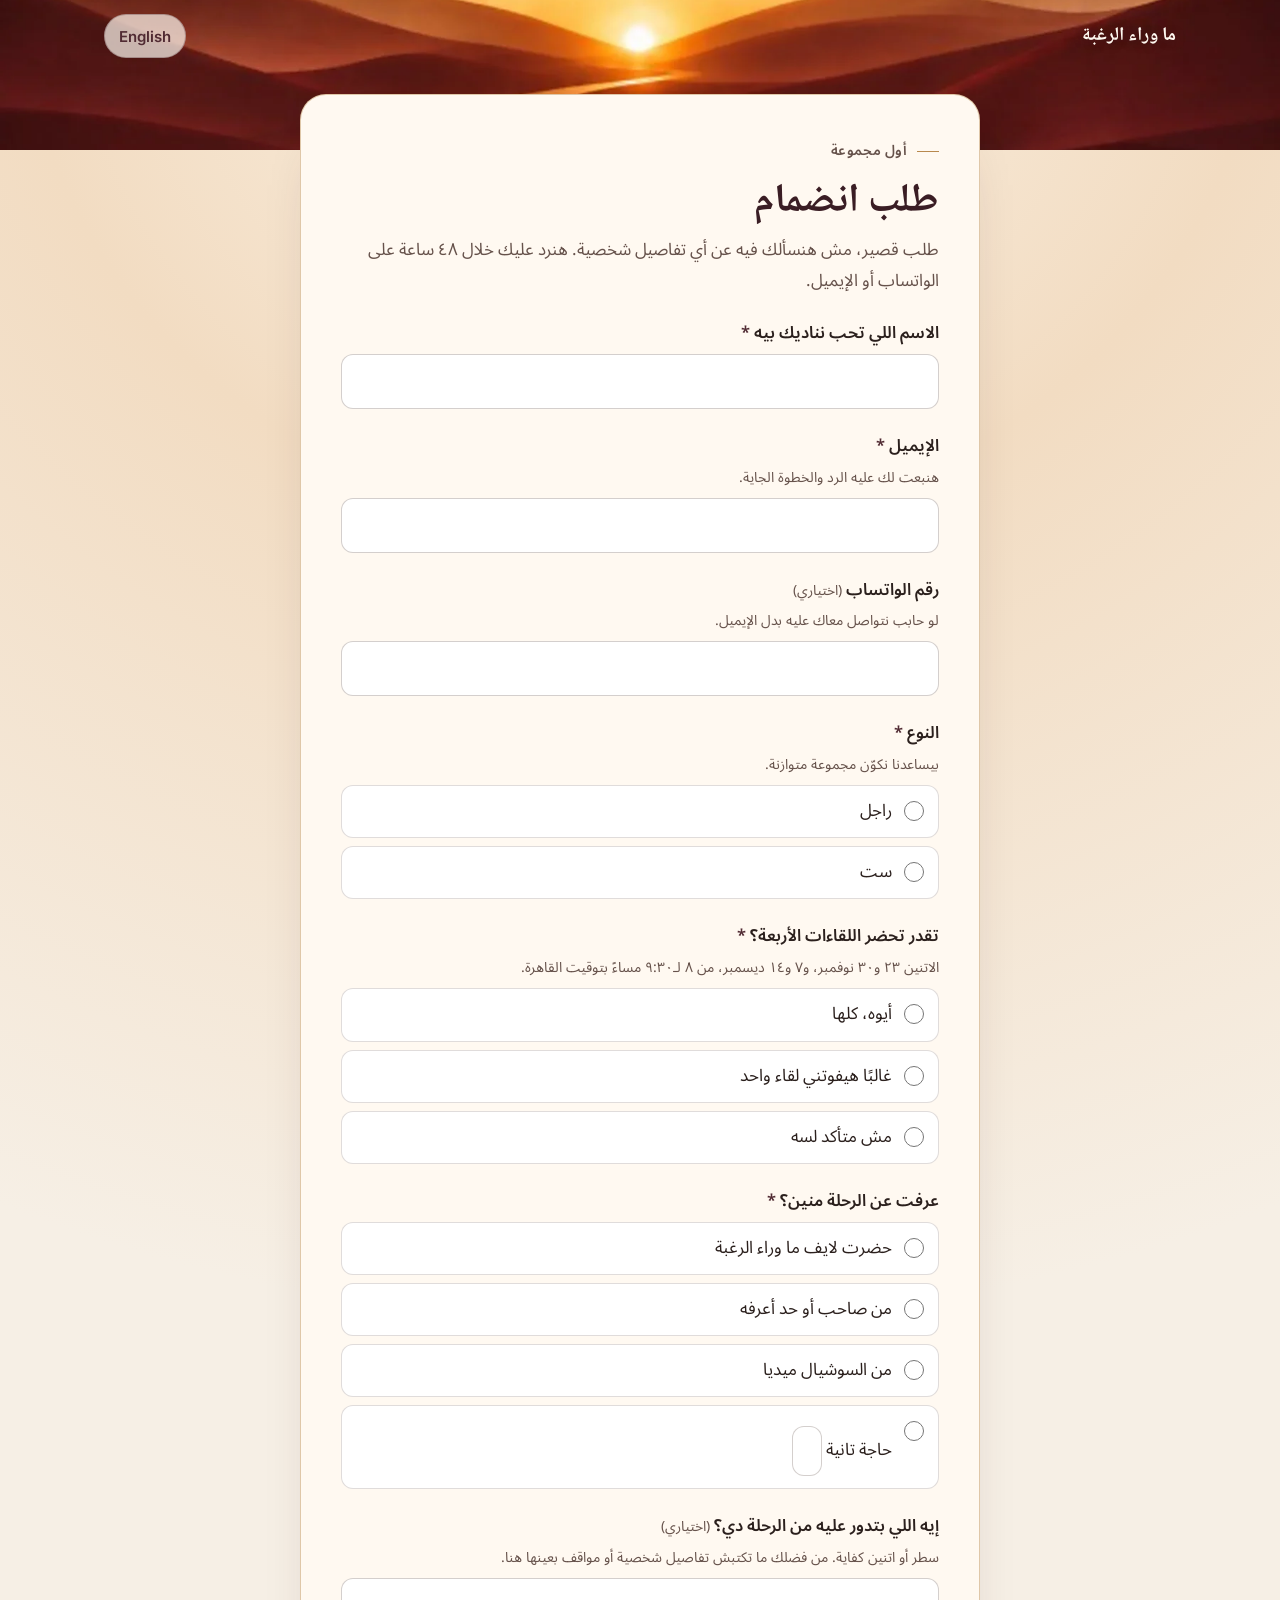
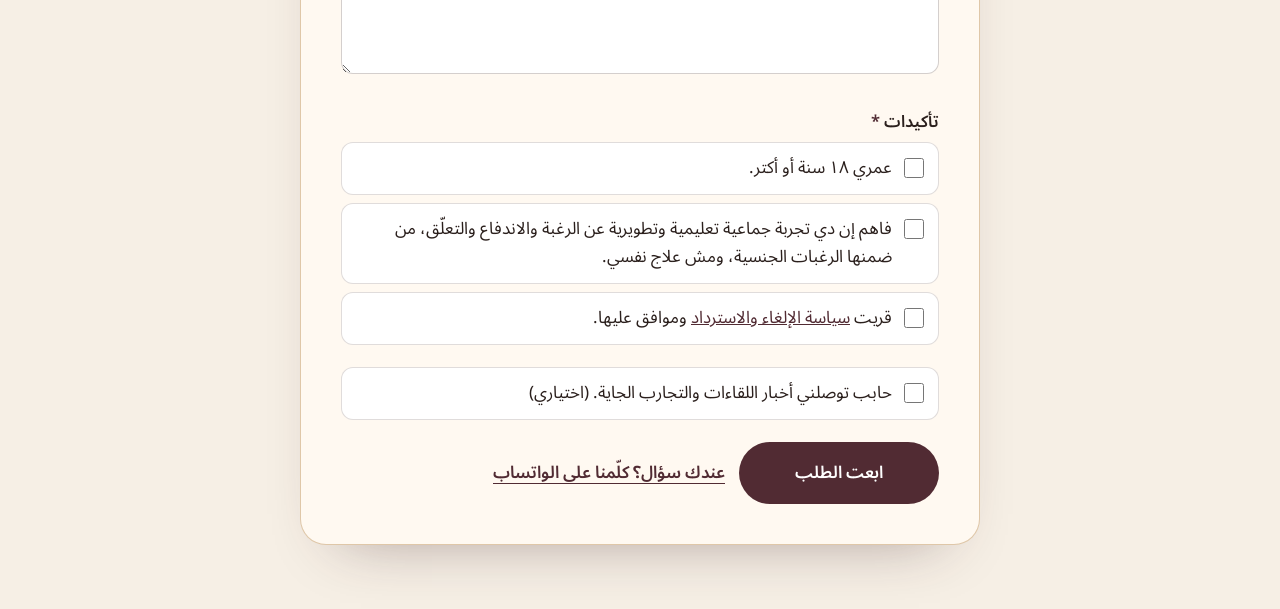
<file: beyond-the-urge/apply/index.html>
<!doctype html>
<html lang="ar-EG" dir="rtl" class="no-js offer-active" data-title-ar="طلب انضمام | ما وراء الرغبة" data-title-en="Apply | Beyond the Urge">
<head>
<meta charset="utf-8">
<meta name="viewport" content="width=device-width, initial-scale=1, viewport-fit=cover">
<title>طلب انضمام | ما وراء الرغبة</title>
<meta name="robots" content="noindex">
<meta name="theme-color" content="#512B33">
<link rel="icon" href="../../assets/favicon.svg" type="image/svg+xml">
<link rel="preconnect" href="https://fonts.googleapis.com">
<link rel="preconnect" href="https://fonts.gstatic.com" crossorigin>
<link href="https://fonts.googleapis.com/css2?family=Noto+Naskh+Arabic:wght@500;700&family=Noto+Sans+Arabic:wght@400;500;600&family=Cormorant+Garamond:ital,wght@0,500;0,600;1,500&family=Inter:wght@400;500;600&display=swap" rel="stylesheet">
<link rel="stylesheet" href="../../assets/style.css">
<script src="../../assets/site.js" defer></script>
<style>
.apply-wrap{min-height:100vh;background:radial-gradient(120% 60% at 50% 0%,#FBF1E3 0%,var(--dawn) 40%,var(--parchment) 100%);padding-bottom:64px}
.apply-banner{height:150px;overflow:hidden;position:relative}
.apply-banner picture{display:block;height:100%}
.apply-banner img{width:100%;height:100%;object-fit:cover;object-position:50% 62%}
.apply-card{max-width:680px;margin:-56px auto 0;position:relative;background:var(--offwhite);border:1px solid rgba(184,137,78,.45);border-radius:26px;padding:clamp(22px,5vw,40px);box-shadow:0 30px 60px -40px rgba(58,29,36,.45)}
.apply-card h1{font-size:clamp(30px,7vw,40px);margin-bottom:6px}
.apply-card .sub{color:var(--earth);margin-bottom:22px}
.field{margin:0 0 22px;padding:0;border:0;min-width:0}
.field>label,.field legend{display:block;font-weight:600;margin-bottom:6px;padding:0;font-size:16.5px}
.req{color:var(--wine)}
.hint{display:block;font-size:14px;color:var(--earth);margin:-2px 0 8px;font-weight:400}
input[type=text],input[type=email],input[type=tel],textarea{width:100%;font:inherit;font-size:16px;color:var(--espresso);background:#fff;border:1.5px solid rgba(102,82,75,.28);border-radius:12px;padding:12px 14px;min-height:50px;transition:border-color .2s}
textarea{min-height:96px;resize:vertical}
input:focus,textarea:focus{outline:none;border-color:var(--wine);box-shadow:0 0 0 3px rgba(81,43,51,.15)}
input[type=email],input[type=tel]{direction:ltr;text-align:start}
html:not([lang="en"]) input[type=email],html:not([lang="en"]) input[type=tel]{text-align:right}
.opts{display:grid;gap:8px}
.opt{display:flex;align-items:flex-start;gap:12px;background:#fff;border:1.5px solid rgba(102,82,75,.2);border-radius:12px;padding:12px 14px;cursor:pointer;min-height:48px;line-height:1.6}
.opt:has(input:checked){border-color:var(--wine);background:#FBF3EF}
.opt input{width:20px;height:20px;margin:3px 0 0;accent-color:var(--wine);flex-shrink:0}
.opt .other-text{margin-top:8px}
.err{display:none;color:#9B2C2C;font-size:14.5px;margin-top:6px}
.field.invalid .err{display:block}
.field.invalid input[type=text],.field.invalid input[type=email]{border-color:#9B2C2C}
.summary-err{display:none;background:#FBEDEA;border:1px solid #E3B5AC;color:#7A2323;border-radius:12px;padding:12px 14px;margin-bottom:18px}
.summary-err.show{display:block}
.submit-row{display:flex;flex-wrap:wrap;gap:14px;align-items:center;margin-top:8px}
.submit-row .btn{min-width:200px}
.btn[disabled]{opacity:.6;cursor:wait}
.done{display:none;text-align:center;padding:12px 0}
.done.show{display:block}
.done h2{font-size:clamp(28px,6vw,36px)}
.done .ring{width:72px;height:72px;margin:0 auto 18px;border-radius:50%;border:1.5px solid var(--gold-line);display:grid;place-items:center;color:var(--wine);font-size:30px}
.back{display:inline-block;margin:20px 0 0;font-size:15px}
</style>
</head>
<body>
<header class="site-header" style="position:absolute">
  <div class="wrap">
    <a class="brand" href="../" data-keep-lang style="color:var(--offwhite);text-shadow:0 1px 8px rgba(58,29,36,.5)"><span class="l-ar">ما وراء الرغبة</span><span class="l-en">Beyond the Urge</span></a>
    <div class="header-actions">
      <button class="lang-toggle" type="button"><span class="l-ar">English</span><span class="l-en ar-label">عربي</span></button>
    </div>
  </div>
</header>

<main class="apply-wrap" id="main">
  <div class="apply-banner" aria-hidden="true">
    <picture><source srcset="../../assets/desert.webp" type="image/webp"><img src="../../assets/desert.jpg" alt="" width="1800" height="762"></picture>
  </div>
  <div class="wrap">
    <div class="apply-card">

      <div id="form-view">
        <span class="eyebrow"><span class="l-ar">أول مجموعة</span><span class="l-en">First group</span></span>
        <h1><span class="l-ar">طلب انضمام</span><span class="l-en">Application</span></h1>
        <p class="sub l-ar">طلب قصير، مش هنسألك فيه عن أي تفاصيل شخصية. هنرد عليك خلال ٤٨ ساعة على الواتساب أو الإيميل.</p>
        <p class="sub l-en">A short application. We won’t ask for any personal details. We’ll reply within 48 hours on WhatsApp or email.</p>
        <div class="live-box live-only" style="margin:0 0 24px">
          <span class="l-ar"><strong>عرض حضور اللايف، خصم ٢٠٪</strong> لكل الطلبات اللي توصل لحد آخر يوم بكرة، الحد ٨ نوفمبر، بتوقيت القاهرة.</span>
          <span class="l-en"><strong>Live-audience offer, 20% off</strong> for every application received by the end of Sunday 8 November, Cairo time.</span>
        </div>

        <div class="summary-err" id="summary" role="alert" tabindex="-1">
          <span class="l-ar">من فضلك راجع الخانات المعلّمة وكمّل الناقص.</span>
          <span class="l-en">Please check the highlighted fields and complete what’s missing.</span>
        </div>

        <form id="apply" novalidate action="https://docs.google.com/forms/d/e/1FAIpQLSdEVy9xXSa2qHlfTOggm_FE1WJnTbkG9TZLRb6T2FcKGsZAdg/formResponse" method="POST" target="gf-sink">

          <div class="field" data-req="text">
            <label for="f-name"><span class="l-ar">الاسم اللي تحب نناديك بيه</span><span class="l-en">The name you’d like us to call you</span> <span class="req">*</span></label>
            <input type="text" id="f-name" name="entry.948259309" autocomplete="given-name" required>
            <span class="err"><span class="l-ar">اكتب الاسم اللي تحب نناديك بيه.</span><span class="l-en">Please enter a name.</span></span>
          </div>

          <div class="field" data-req="email">
            <label for="f-email"><span class="l-ar">الإيميل</span><span class="l-en">Email</span> <span class="req">*</span></label>
            <span class="hint"><span class="l-ar">هنبعت لك عليه الرد والخطوة الجاية.</span><span class="l-en">We’ll send our reply and next step here.</span></span>
            <input type="email" id="f-email" name="entry.1388282713" autocomplete="email" inputmode="email" required>
            <span class="err"><span class="l-ar">اكتب إيميل صحيح.</span><span class="l-en">Please enter a valid email.</span></span>
          </div>

          <div class="field">
            <label for="f-wa"><span class="l-ar">رقم الواتساب</span><span class="l-en">WhatsApp number</span> <span class="hint" style="display:inline"><span class="l-ar">(اختياري)</span><span class="l-en">(optional)</span></span></label>
            <span class="hint"><span class="l-ar">لو حابب نتواصل معاك عليه بدل الإيميل.</span><span class="l-en">If you’d rather we reach you there.</span></span>
            <input type="tel" id="f-wa" name="entry.1019615109" autocomplete="tel" inputmode="tel">
          </div>

          <fieldset class="field" data-req="radio" data-name="entry.380964501">
            <legend><span class="l-ar">النوع</span><span class="l-en">Gender</span> <span class="req">*</span></legend>
            <span class="hint"><span class="l-ar">بيساعدنا نكوّن مجموعة متوازنة.</span><span class="l-en">This helps us shape a balanced group.</span></span>
            <div class="opts">
              <label class="opt"><input type="radio" name="entry.380964501" value="راجل"><span><span class="l-ar">راجل</span><span class="l-en">Man</span></span></label>
              <label class="opt"><input type="radio" name="entry.380964501" value="ست"><span><span class="l-ar">ست</span><span class="l-en">Woman</span></span></label>
            </div>
            <span class="err"><span class="l-ar">اختار واحد.</span><span class="l-en">Please choose one.</span></span>
          </fieldset>

          <fieldset class="field" data-req="radio" data-name="entry.229768529">
            <legend><span class="l-ar">تقدر تحضر اللقاءات الأربعة؟</span><span class="l-en">Can you attend all four sessions?</span> <span class="req">*</span></legend>
            <span class="hint"><span class="l-ar">الاتنين ٢٣ و٣٠ نوفمبر، و٧ و١٤ ديسمبر، من ٨ لـ٩:٣٠ مساءً بتوقيت القاهرة.</span><span class="l-en">Mondays 23 and 30 November, 7 and 14 December, 8:00 to 9:30 PM Cairo time.</span></span>
            <div class="opts">
              <label class="opt"><input type="radio" name="entry.229768529" value="أيوه، كلها"><span><span class="l-ar">أيوه، كلها</span><span class="l-en">Yes, all of them</span></span></label>
              <label class="opt"><input type="radio" name="entry.229768529" value="غالبًا هيفوتني لقاء واحد"><span><span class="l-ar">غالبًا هيفوتني لقاء واحد</span><span class="l-en">I’ll probably miss one</span></span></label>
              <label class="opt"><input type="radio" name="entry.229768529" value="مش متأكد لسه"><span><span class="l-ar">مش متأكد لسه</span><span class="l-en">Not sure yet</span></span></label>
            </div>
            <span class="err"><span class="l-ar">اختار واحد.</span><span class="l-en">Please choose one.</span></span>
          </fieldset>

          <fieldset class="field" data-req="radio" data-name="entry.2095470756">
            <legend><span class="l-ar">عرفت عن الرحلة منين؟</span><span class="l-en">How did you hear about the journey?</span> <span class="req">*</span></legend>
            <div class="opts">
              <label class="opt"><input type="radio" name="entry.2095470756" value="حضرت لايف ما وراء الرغبة"><span><span class="l-ar">حضرت لايف ما وراء الرغبة</span><span class="l-en">I attended the Beyond the Urge live</span></span></label>
              <label class="opt"><input type="radio" name="entry.2095470756" value="من صاحب أو حد أعرفه"><span><span class="l-ar">من صاحب أو حد أعرفه</span><span class="l-en">From a friend or someone I know</span></span></label>
              <label class="opt"><input type="radio" name="entry.2095470756" value="من السوشيال ميديا"><span><span class="l-ar">من السوشيال ميديا</span><span class="l-en">Social media</span></span></label>
              <label class="opt"><input type="radio" name="entry.2095470756" value="__other_option__" id="src-other"><span style="flex:1;display:block;min-width:0"><span class="l-ar">حاجة تانية</span><span class="l-en">Something else</span>
                <input type="text" class="other-text" name="entry.2095470756.other_option_response" aria-label="Other"></span></label>
            </div>
            <span class="err"><span class="l-ar">اختار واحد.</span><span class="l-en">Please choose one.</span></span>
          </fieldset>

          <div class="field">
            <label for="f-look"><span class="l-ar">إيه اللي بتدور عليه من الرحلة دي؟</span><span class="l-en">What are you hoping to find in this journey?</span> <span class="hint" style="display:inline"><span class="l-ar">(اختياري)</span><span class="l-en">(optional)</span></span></label>
            <span class="hint"><span class="l-ar">سطر أو اتنين كفاية. من فضلك ما تكتبش تفاصيل شخصية أو مواقف بعينها هنا.</span><span class="l-en">A line or two is enough. Please don’t share personal details or specific incidents here.</span></span>
            <textarea id="f-look" name="entry.784228275"></textarea>
          </div>

          <fieldset class="field" data-req="all" data-name="entry.1783056203">
            <legend><span class="l-ar">تأكيدات</span><span class="l-en">Confirmations</span> <span class="req">*</span></legend>
            <div class="opts">
              <label class="opt"><input type="checkbox" name="entry.1783056203" value="عمري ١٨ سنة أو أكتر."><span><span class="l-ar">عمري ١٨ سنة أو أكتر.</span><span class="l-en">I am 18 or older.</span></span></label>
              <label class="opt"><input type="checkbox" name="entry.1783056203" value="فاهم إن دي تجربة جماعية تعليمية وتطويرية عن الرغبة والاندفاع والتعلّق، من ضمنها الرغبات الجنسية، ومش علاج نفسي."><span><span class="l-ar">فاهم إن دي تجربة جماعية تعليمية وتطويرية عن الرغبة والاندفاع والتعلّق، من ضمنها الرغبات الجنسية، ومش علاج نفسي.</span><span class="l-en">I understand this is an educational group experience about desire, impulse and attachment, including sexual desire, and that it is not therapy.</span></span></label>
              <label class="opt"><input type="checkbox" name="entry.1783056203" value="قريت سياسة الإلغاء والاسترداد في صفحة الرحلة وموافق عليها."><span><span class="l-ar">قريت <a href="../#policy" data-keep-lang target="_blank">سياسة الإلغاء والاسترداد</a> وموافق عليها.</span><span class="l-en">I’ve read and accept the <a href="../#policy" data-keep-lang target="_blank">cancellation and refund policy</a>.</span></span></label>
            </div>
            <span class="err"><span class="l-ar">محتاجين التأكيدات التلاتة علشان نقدر نراجع طلبك.</span><span class="l-en">All three confirmations are needed to review your application.</span></span>
          </fieldset>

          <div class="field">
            <div class="opts">
              <label class="opt"><input type="checkbox" name="entry.821313988" value="حابب توصلني أخبار اللقاءات والتجارب الجاية."><span><span class="l-ar">حابب توصلني أخبار اللقاءات والتجارب الجاية. (اختياري)</span><span class="l-en">I’d like to hear about future gatherings and journeys. (optional)</span></span></label>
            </div>
          </div>

          <div class="submit-row">
            <button class="btn btn-primary" type="submit" id="send"><span class="l-ar">ابعت الطلب</span><span class="l-en">Send application</span></button>
            <a class="link" href="https://wa.me/201102172898" target="_blank" rel="noopener"><span class="l-ar">عندك سؤال؟ كلّمنا على الواتساب</span><span class="l-en">A question? Message us on WhatsApp</span></a>
          </div>
        </form>
        <iframe name="gf-sink" id="gf-sink" title="" hidden style="display:none"></iframe>
      </div>

      <div class="done" id="done" role="status" tabindex="-1">
        <div class="ring" aria-hidden="true">✓</div>
        <h2><span class="l-ar">وصلنا طلبك</span><span class="l-en">Your application has arrived</span></h2>
        <p class="l-ar">شكرًا إنك اديت لنفسك المساحة دي. هنرد عليك خلال ٤٨ ساعة ونقول لك الخطوة الجاية.</p>
        <p class="l-en">Thank you for giving yourself this space. We’ll reply within 48 hours with the next step.</p>
        <p class="l-ar" style="color:var(--earth);font-size:15.5px">لحد ما نتكلم، أهلاً بيك في تأملاتنا الشهرية.</p>
        <p class="l-en" style="color:var(--earth);font-size:15.5px">Meanwhile, you’re warmly welcome to our free meditations.</p>
        <a class="btn btn-ghost" href="https://chat.whatsapp.com/LsDNPxozBWl3V05pQF1aV1" target="_blank" rel="noopener"><span class="l-ar">انضم لجروب التأمل</span><span class="l-en">Join the meditation group</span></a>
        <br><a class="back link" href="../" data-keep-lang><span class="l-ar">ارجع لصفحة الرحلة</span><span class="l-en">Back to the journey page</span></a>
      </div>

    </div>
  </div>
</main>

<script>
(function () {
  var form = document.getElementById('apply'), sink = document.getElementById('gf-sink');
  var send = document.getElementById('send'), sent = false;
  var emailRe = /^[^\s@]+@[^\s@]+\.[^\s@]{2,}$/;

  // typing in "something else" selects that option
  var other = form.querySelector('.other-text');
  other.addEventListener('input', function () { document.getElementById('src-other').checked = true; });

  function validate() {
    var ok = true, first = null;
    form.querySelectorAll('.field[data-req]').forEach(function (f) {
      var t = f.getAttribute('data-req'), good = true;
      if (t === 'text') good = f.querySelector('input').value.trim() !== '';
      if (t === 'email') good = emailRe.test(f.querySelector('input').value.trim());
      if (t === 'radio') good = !!f.querySelector('input[type=radio]:checked');
      if (t === 'all') good = Array.prototype.every.call(f.querySelectorAll('input[type=checkbox]'), function (c) { return c.checked; });
      f.classList.toggle('invalid', !good);
      if (!good) { ok = false; first = first || f; }
    });
    return { ok: ok, first: first };
  }

  form.addEventListener('submit', function (e) {
    var v = validate(), sum = document.getElementById('summary');
    if (!v.ok) {
      e.preventDefault();
      sum.classList.add('show'); sum.focus();
      var inp = v.first.querySelector('input,textarea'); if (inp) setTimeout(function () { inp.focus(); }, 50);
      return;
    }
    sum.classList.remove('show');
    form.querySelector('input[type=email]').value = form.querySelector('input[type=email]').value.trim().toLowerCase();
    send.disabled = true; sent = true;
  });

  form.querySelectorAll('input,textarea').forEach(function (i) {
    i.addEventListener('change', function () { var f = i.closest('.field'); if (f && f.classList.contains('invalid')) validate(); });
  });

  sink.addEventListener('load', function () {
    if (!sent) return;
    document.getElementById('form-view').style.display = 'none';
    var d = document.getElementById('done'); d.classList.add('show'); d.focus();
    window.scrollTo(0, 0);
  });
})();
</script>
</body>
</html>
</file>
<file: assets/style.css>
:root{
  --parchment:#F6EFE5; --sand:#EFE2D0; --dawn:#F2DCC2;
  --espresso:#2B201D; --earth:#66524B; --wine:#512B33; --wine-deep:#3A1D24;
  --amber:#D4A66A; --gold-line:#B8894E; --offwhite:#FFF9F1;
  --radius:18px; --gutter:clamp(20px,5vw,24px); --maxw:1120px; --read:640px;
  --sans:"Noto Sans Arabic",system-ui,-apple-system,"Segoe UI",Tahoma,sans-serif;
  --naskh:"Noto Naskh Arabic","Noto Sans Arabic",serif;
  --latin:"Cormorant Garamond",Georgia,serif;
  --latin-sans:"Inter",system-ui,-apple-system,"Segoe UI",sans-serif;
}
html[lang="en"]{--sans:var(--latin-sans);--naskh:var(--latin)}
*{box-sizing:border-box}
html{scroll-behavior:smooth;-webkit-text-size-adjust:100%}
@media (prefers-reduced-motion:reduce){html{scroll-behavior:auto}*{transition:none!important;animation:none!important}}
body{margin:0;background:var(--parchment);color:var(--espresso);font-family:var(--sans);font-size:17px;line-height:1.8}
html[lang="en"] body{line-height:1.65}
html[lang="en"] h1,html[lang="en"] h2,html[lang="en"] h3{font-weight:600;letter-spacing:-.005em}
img{max-width:100%;display:block;height:auto}
a{color:var(--wine)}
:focus-visible{outline:3px solid var(--wine);outline-offset:3px;border-radius:6px}

/* language switching: Arabic shows by default (also without JS) */
html[lang="en"] .l-ar{display:none!important}
html:not([lang="en"]) .l-en{display:none!important}

.en{font-family:var(--latin);letter-spacing:.02em}
.wrap{max-width:var(--maxw);margin-inline:auto;padding-inline:var(--gutter)}
.read{max-width:var(--read)}
.skip{position:absolute;inset-inline-start:-9999px;top:8px;background:var(--wine);color:#fff;padding:10px 16px;border-radius:10px;z-index:99}
.skip:focus{inset-inline-start:12px}
h1,h2,h3{font-family:var(--naskh);font-weight:700;line-height:1.35;margin:0 0 .5em;color:var(--wine-deep)}
h2{font-size:clamp(28px,6vw,40px)}
h3{font-size:21px}
html[lang="en"] h3{font-size:24px}
p{margin:0 0 1em}
.eyebrow{display:inline-block;font-size:14px;font-weight:600;color:var(--earth);letter-spacing:.02em;margin-bottom:12px}
html[lang="en"] .eyebrow{text-transform:uppercase;letter-spacing:.12em;font-size:12.5px}
.eyebrow::before{content:"";display:inline-block;width:22px;height:1px;background:var(--gold-line);vertical-align:middle;margin-inline-end:10px}
section{padding-block:clamp(56px,10vw,96px)}

/* Buttons */
.btn{display:inline-flex;align-items:center;justify-content:center;gap:10px;min-height:52px;padding:12px 26px;border-radius:999px;font-family:var(--sans);font-weight:600;font-size:17px;text-decoration:none;border:1.5px solid transparent;cursor:pointer;transition:background .2s}
.btn-primary{background:var(--wine);color:#fff}
.btn-primary:hover{background:var(--wine-deep)}
.btn-ghost{background:transparent;color:var(--wine);border-color:rgba(81,43,51,.35)}
.btn-ghost:hover{background:rgba(81,43,51,.06)}
.link{color:var(--wine);font-weight:600;text-underline-offset:5px}

/* Header */
.site-header{position:absolute;inset-inline:0;top:0;z-index:5}
.site-header .wrap{display:flex;align-items:center;justify-content:space-between;gap:12px;min-height:72px}
.brand{font-family:var(--naskh);font-size:19px;font-weight:700;color:var(--wine-deep);text-decoration:none}
html[lang="en"] .brand{font-family:var(--latin);font-size:22px;font-weight:500;letter-spacing:.03em}
.header-actions{display:flex;align-items:center;gap:10px}
.header-cta{font-size:15px;min-height:44px;padding:8px 18px}
.lang-toggle{min-height:44px;min-width:44px;padding:6px 14px;border-radius:999px;border:1.5px solid rgba(81,43,51,.3);background:rgba(255,249,241,.7);color:var(--wine);font:600 15px/1 var(--latin-sans);cursor:pointer}
.lang-toggle .ar-label{font-family:"Noto Sans Arabic",sans-serif}
.lang-toggle:hover{background:var(--offwhite)}
.no-js .lang-toggle{display:none}
@media (max-width:420px){.header-cta{display:none}}

/* Live offer ribbon */
.live-ribbon{background:var(--wine-deep);color:var(--offwhite);text-align:center;font-size:15px;padding:9px var(--gutter);position:relative;z-index:6}
.live-ribbon strong{color:#F1D2A2}
.live-ribbon a{color:var(--offwhite);font-weight:600}
.offer-expired .live-only{display:none!important}
.offer-active .after-only{display:none!important}

/* Hero */
.hero{position:relative;overflow:hidden;padding-top:96px;padding-bottom:clamp(48px,8vw,88px);
  background:radial-gradient(120% 80% at 50% 0%,#FBF1E3 0%,var(--dawn) 55%,var(--parchment) 100%)}
.hero-grid{display:grid;gap:40px;align-items:center}
.hero h1{font-size:clamp(44px,12vw,76px);margin:0;line-height:1.2}
.hero .en-name{display:block;font-family:var(--latin);font-size:clamp(22px,4.5vw,30px);color:var(--earth);margin:6px 0 14px;font-style:italic}
.hero .tagline{font-family:var(--naskh);font-size:clamp(20px,4.6vw,25px);color:var(--wine);margin-bottom:18px}
html[lang="en"] .hero .tagline{font-style:italic}
.hero .lead{font-size:18px;color:var(--espresso);max-width:34em}
.facts{display:flex;flex-wrap:wrap;gap:8px;list-style:none;padding:0;margin:20px 0 28px}
.facts li{font-size:14.5px;font-weight:500;padding:6px 14px;border-radius:999px;background:rgba(255,249,241,.75);border:1px solid rgba(184,137,78,.35);color:var(--earth)}
.cta-row{display:flex;flex-wrap:wrap;align-items:center;gap:14px 22px}
.arch{position:relative;max-width:440px;margin-inline:auto;width:100%}
.arch-frame{aspect-ratio:4/5;border-radius:999px 999px 22px 22px;overflow:hidden;box-shadow:0 30px 60px -30px rgba(58,29,36,.55);background:var(--wine-deep)}
.arch-frame picture{display:block;height:100%}
.arch-frame img{width:100%;height:100%;object-fit:cover;object-position:50% 100%}
.arch::before{content:"";position:absolute;inset:-14px;border:1px solid rgba(184,137,78,.55);border-radius:999px 999px 30px 30px;pointer-events:none}
@media (min-width:1024px){.hero{padding-top:120px}.hero-grid{grid-template-columns:1.1fr .9fr;gap:72px}}
@media (max-width:1023px){.arch{max-width:340px}.arch-frame{aspect-ratio:3/3.2}}

/* Recognition */
.quote{font-family:var(--naskh);font-size:clamp(21px,4.8vw,26px);color:var(--wine);border-inline-start:3px solid var(--amber);padding-inline-start:18px;margin:28px 0 0;line-height:1.7}
html[lang="en"] .quote{font-style:italic;line-height:1.45}
.signals{display:grid;gap:12px;list-style:none;padding:0;margin:24px 0}
.signals li{background:var(--offwhite);border:1px solid rgba(102,82,75,.15);border-radius:14px;padding:14px 18px}
@media (min-width:720px){.signals{grid-template-columns:repeat(3,1fr)}}

.intro{background:linear-gradient(180deg,var(--parchment),var(--sand))}
.two-col{display:grid;gap:28px}
@media (min-width:900px){.two-col{grid-template-columns:1fr 1fr;gap:56px}}

/* Journey */
.journey{background:var(--wine-deep);color:var(--offwhite)}
.journey h2,.journey h3{color:var(--offwhite)}
.journey .eyebrow{color:#E9CFA6}
.journey .lead{color:#EADBCB;max-width:36em}
.weeks{display:grid;gap:16px;list-style:none;padding:0;margin:36px 0 0}
.week{background:rgba(255,249,241,.06);border:1px solid rgba(212,166,106,.28);border-radius:var(--radius);padding:24px 22px}
.week .num{font-family:var(--latin);font-size:40px;line-height:1;color:var(--amber)}
.week .tag{display:block;font-family:var(--latin);font-size:18px;color:#E9CFA6;font-style:italic;margin:10px 0 2px}
.week .date{font-size:14px;color:#D8C3AE;margin-bottom:8px;display:block}
.week p{color:#F1E6D8;margin:0}
@media (min-width:760px){.weeks{grid-template-columns:repeat(2,1fr)}}
@media (min-width:1100px){.weeks{grid-template-columns:repeat(4,1fr)}}

/* Guides */
.guides-grid{display:grid;gap:22px;margin-top:32px}
@media (min-width:760px){.guides-grid{grid-template-columns:1fr 1fr}}
.guide{background:var(--offwhite);border:1px solid rgba(102,82,75,.14);border-radius:var(--radius);overflow:hidden;display:flex;flex-direction:column;margin:0}
.guide img{aspect-ratio:1/1;object-fit:cover;width:100%}
.guide figcaption{padding:22px 22px 26px}
.guide .name{font-family:var(--naskh);font-size:26px;color:var(--wine-deep);margin:0;line-height:1.3;font-weight:700}
html[lang="en"] .guide .name{font-weight:500;font-size:28px}
.guide .role{display:block;font-size:14.5px;font-weight:600;color:var(--gold-line);margin:6px 0 12px;line-height:1.6}
html[lang="en"] .guide .role{text-transform:uppercase;letter-spacing:.06em;font-size:12.5px}
.guide p{margin:0}

/* Offer */
.offer{background:linear-gradient(180deg,var(--sand),var(--parchment))}
.offer-card{background:var(--offwhite);border:1px solid rgba(184,137,78,.45);border-radius:26px;padding:clamp(24px,5vw,44px);box-shadow:0 30px 60px -40px rgba(58,29,36,.45);max-width:860px;margin-inline:auto}
.offer-head{border-bottom:1px solid rgba(102,82,75,.15);padding-bottom:20px;margin-bottom:22px}
.price-row{display:flex;flex-wrap:wrap;align-items:baseline;gap:6px 16px}
.price{font-family:var(--naskh);font-size:clamp(32px,7vw,42px);color:var(--wine-deep);line-height:1.2;margin:0}
.was{font-size:18px;color:rgba(102,82,75,.75);text-decoration:line-through;text-decoration-thickness:1px;text-decoration-color:rgba(81,43,51,.6)}
.price-note{font-size:14.5px;color:var(--earth);margin:6px 0 0}
.live-box{margin-top:16px;background:linear-gradient(135deg,rgba(212,166,106,.22),rgba(212,166,106,.08));border:1px solid rgba(184,137,78,.5);border-radius:14px;padding:14px 16px;font-size:15.5px}
.live-box strong{color:var(--wine-deep)}
.seats{display:inline-block;margin-top:12px;font-size:14.5px;font-weight:600;color:var(--wine);background:rgba(212,166,106,.18);border-radius:12px;padding:6px 14px;line-height:1.6}
.terms{display:grid;margin:0}
.terms div{display:grid;grid-template-columns:7.5em 1fr;gap:12px;padding:12px 0;border-bottom:1px dashed rgba(102,82,75,.18)}
.terms dt{font-weight:600;color:var(--earth);font-size:15.5px}
.terms dd{margin:0}
@media (max-width:560px){.terms div{grid-template-columns:1fr;gap:2px}.terms dt{font-size:14px}}
.steps{list-style:none;padding:0;margin:26px 0;display:grid;gap:14px;counter-reset:st}
.steps li{position:relative;padding-inline-start:46px;counter-increment:st}
.steps li::before{content:counter(st);position:absolute;inset-inline-start:0;top:2px;width:32px;height:32px;border-radius:50%;background:var(--wine);color:#fff;display:grid;place-items:center;font-size:15px;font-weight:600}
html:not([lang="en"]) .steps li::before{content:counter(st,arabic-indic)}
.offer-actions{display:flex;flex-wrap:wrap;gap:14px;align-items:center}
.small{font-size:14.5px;color:var(--earth)}

/* FAQ */
.faq-list{max-width:780px;margin-top:28px}
.faq-list details{border-bottom:1px solid rgba(102,82,75,.2)}
.faq-list summary{list-style:none;cursor:pointer;padding:18px 0;font-weight:600;font-size:17.5px;display:flex;justify-content:space-between;gap:16px;min-height:44px}
.faq-list summary::-webkit-details-marker{display:none}
.faq-list summary::after{content:"+";font-family:var(--latin);font-size:26px;line-height:1;color:var(--wine);flex-shrink:0}
.faq-list details[open] summary::after{content:"–"}
.faq-list .ans{padding:0 0 18px}

.policy{background:var(--sand)}
.policy ul{padding-inline-start:1.2em;margin:0 0 1em}
.policy li{margin-bottom:8px}

/* Final */
.final{background:var(--wine-deep);color:var(--offwhite);text-align:center}
.final h2{color:var(--offwhite);max-width:20em;margin-inline:auto}
.final p{color:#EADBCB;max-width:34em;margin-inline:auto}
.final .btn-primary{background:var(--offwhite);color:var(--wine-deep)}
.final .btn-primary:hover{background:#fff}
.final .btn-ghost{color:var(--offwhite);border-color:rgba(255,249,241,.45)}
.final .btn-ghost:hover{background:rgba(255,249,241,.08)}
.final .cta-row{justify-content:center;margin-top:26px}
.final-art{width:100%;max-width:720px;margin:44px auto 0;border-radius:16px}

footer{background:#24171A;color:#CDB9A6;font-size:14.5px;padding:30px 0 calc(30px + env(safe-area-inset-bottom))}
footer .wrap{display:flex;flex-wrap:wrap;gap:10px 24px;justify-content:space-between;align-items:center}
footer a{color:#E9CFA6}

/* Sticky mobile CTA */
.sticky{position:fixed;inset-inline:0;bottom:0;z-index:20;padding:10px var(--gutter) calc(10px + env(safe-area-inset-bottom));background:rgba(246,239,229,.94);backdrop-filter:blur(8px);-webkit-backdrop-filter:blur(8px);border-top:1px solid rgba(102,82,75,.15);transform:translateY(110%);transition:transform .3s ease}
.sticky.show{transform:none}
.sticky .btn{width:100%}
@media (min-width:1024px){.sticky{display:none}}

/* Cover / chooser */
.cover{min-height:100vh;min-height:100svh;background:radial-gradient(120% 70% at 50% 0%,#FBF1E3 0%,var(--dawn) 50%,var(--parchment) 100%);padding-top:96px;padding-bottom:56px}
.cover-head{text-align:center;max-width:680px;margin:0 auto 36px}
.cover-head h1{font-size:clamp(36px,9vw,58px);line-height:1.25;margin-bottom:12px}
.cover-head p{font-size:18px;color:var(--earth);margin:0}
.paths{display:grid;gap:22px;max-width:980px;margin-inline:auto}
@media (min-width:820px){.paths{grid-template-columns:1fr 1fr}}
.path-card{position:relative;display:flex;flex-direction:column;background:var(--offwhite);border:1px solid rgba(184,137,78,.4);border-radius:26px;overflow:hidden;box-shadow:0 26px 50px -36px rgba(58,29,36,.5)}
.path-card .art{height:220px;background:var(--wine-deep);overflow:hidden}
.path-card .art picture{display:block;height:100%}
.path-card .art img{width:100%;height:100%;object-fit:cover}
.path-card .art.calm{background:radial-gradient(60% 90% at 50% 100%,#F7D9A8 0%,#E8B77C 30%,#B9775A 62%,#512B33 100%);display:grid;place-items:center}
.path-card .body{padding:24px 24px 28px;display:flex;flex-direction:column;flex:1}
.path-card h2{font-size:clamp(26px,5.5vw,32px);margin-bottom:6px}
.badge{align-self:flex-start;font-size:13.5px;font-weight:600;border-radius:999px;padding:4px 12px;margin-bottom:12px}
.badge.free{background:#E7EEDF;color:#33502A}
.badge.paid{background:rgba(81,43,51,.1);color:var(--wine)}
.path-card .meta{list-style:none;padding:0;margin:4px 0 22px;display:grid;gap:6px;font-size:15.5px;color:var(--earth)}
.path-card .meta li::before{content:"·";color:var(--gold-line);font-weight:700;margin-inline-end:8px}
.path-card .btn{margin-top:auto;width:100%}
.path-card .live-box{margin:0 0 18px}

.path-card .art.med{background:#270408}
.path-card .art.med img{object-fit:contain;object-position:center;padding:10px}
</file>
